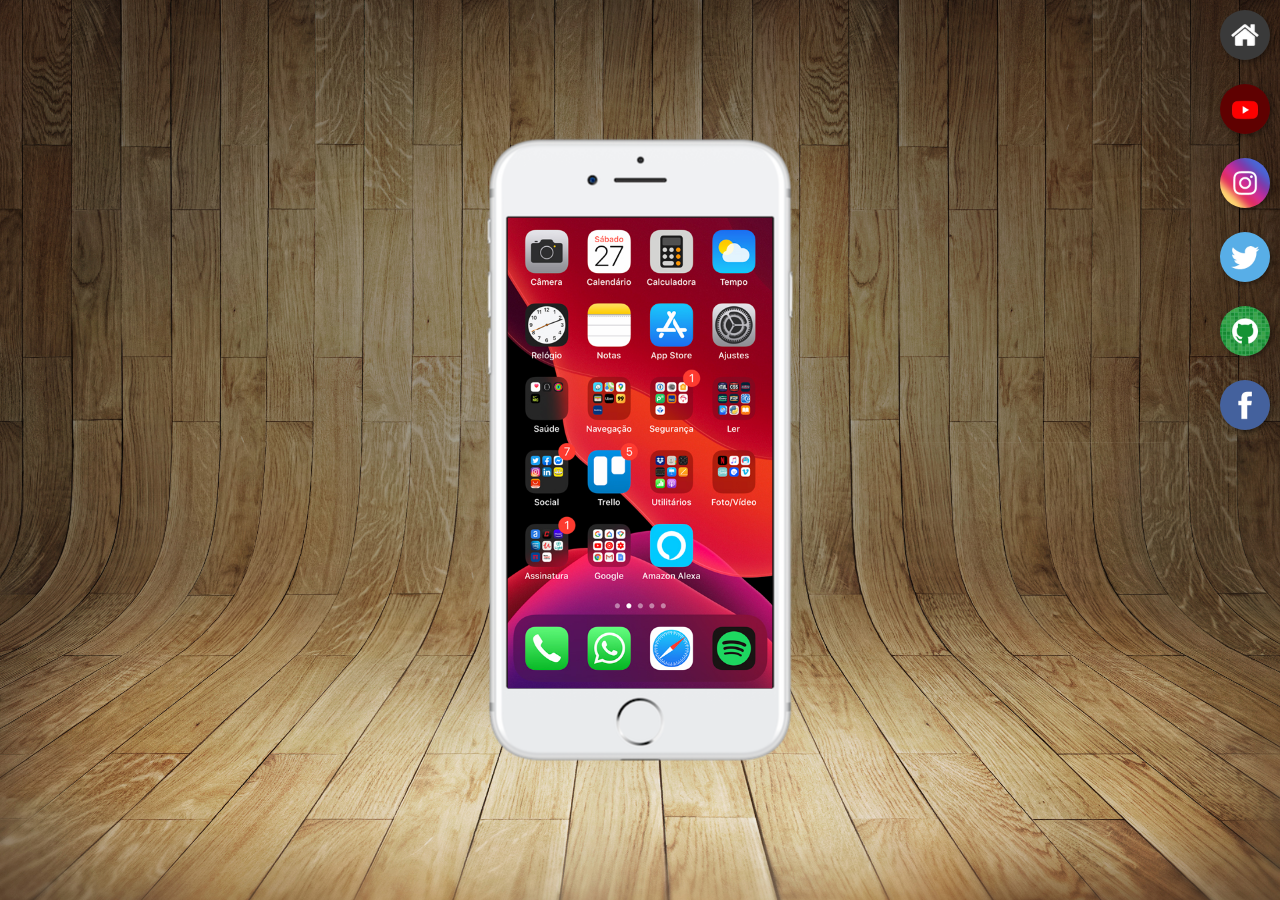
<file: index.html>
<!DOCTYPE html>
<html lang="pt-br">
<head>
    <meta charset="UTF-8">
    <meta name="viewport" content="width=device-width, initial-scale=1.0">
    <title>Projeto Redes Sociais</title>
    <link rel="shortcut icon" href="favicon.ico" type="image/x-icon">  
  <link rel="stylesheet" href="estilos/style.css">
  </head>
<body>
    <main>
        <section id="telefone">
            <iframe src="home.html" name="tela" id="tela" frameborder="0">
                Seu navegador não é compatível com isso...
            </iframe>
        </section>
        <section id="redes-sociais">
            <a href="home.html" target="tela"><img src="imagens/logo-home.jpg" alt="Home"></a><br>
            <a href="youtube.html" target="tela"><img src="imagens/logo-youtube.jpg" alt="YouTube"></a><br>
            <a href="instagram.html" target="tela"><img src="imagens/logo-instagram.jpg" alt="Instagram"></a><br>
            <a href="twiter.html" target="tela"><img src="imagens/logo-twitter.jpg" alt="Twitter"></a><br>
            <a href="github.html" target="tela"><img src="imagens/logo-github.jpg" alt="GitHub"></a><br>
            <a href="facebook.html" target="tela"><img src="imagens/logo-facebook.jpg" alt="Facebook"></a>

        </section>
    </main>
</body>
</html>
</file>
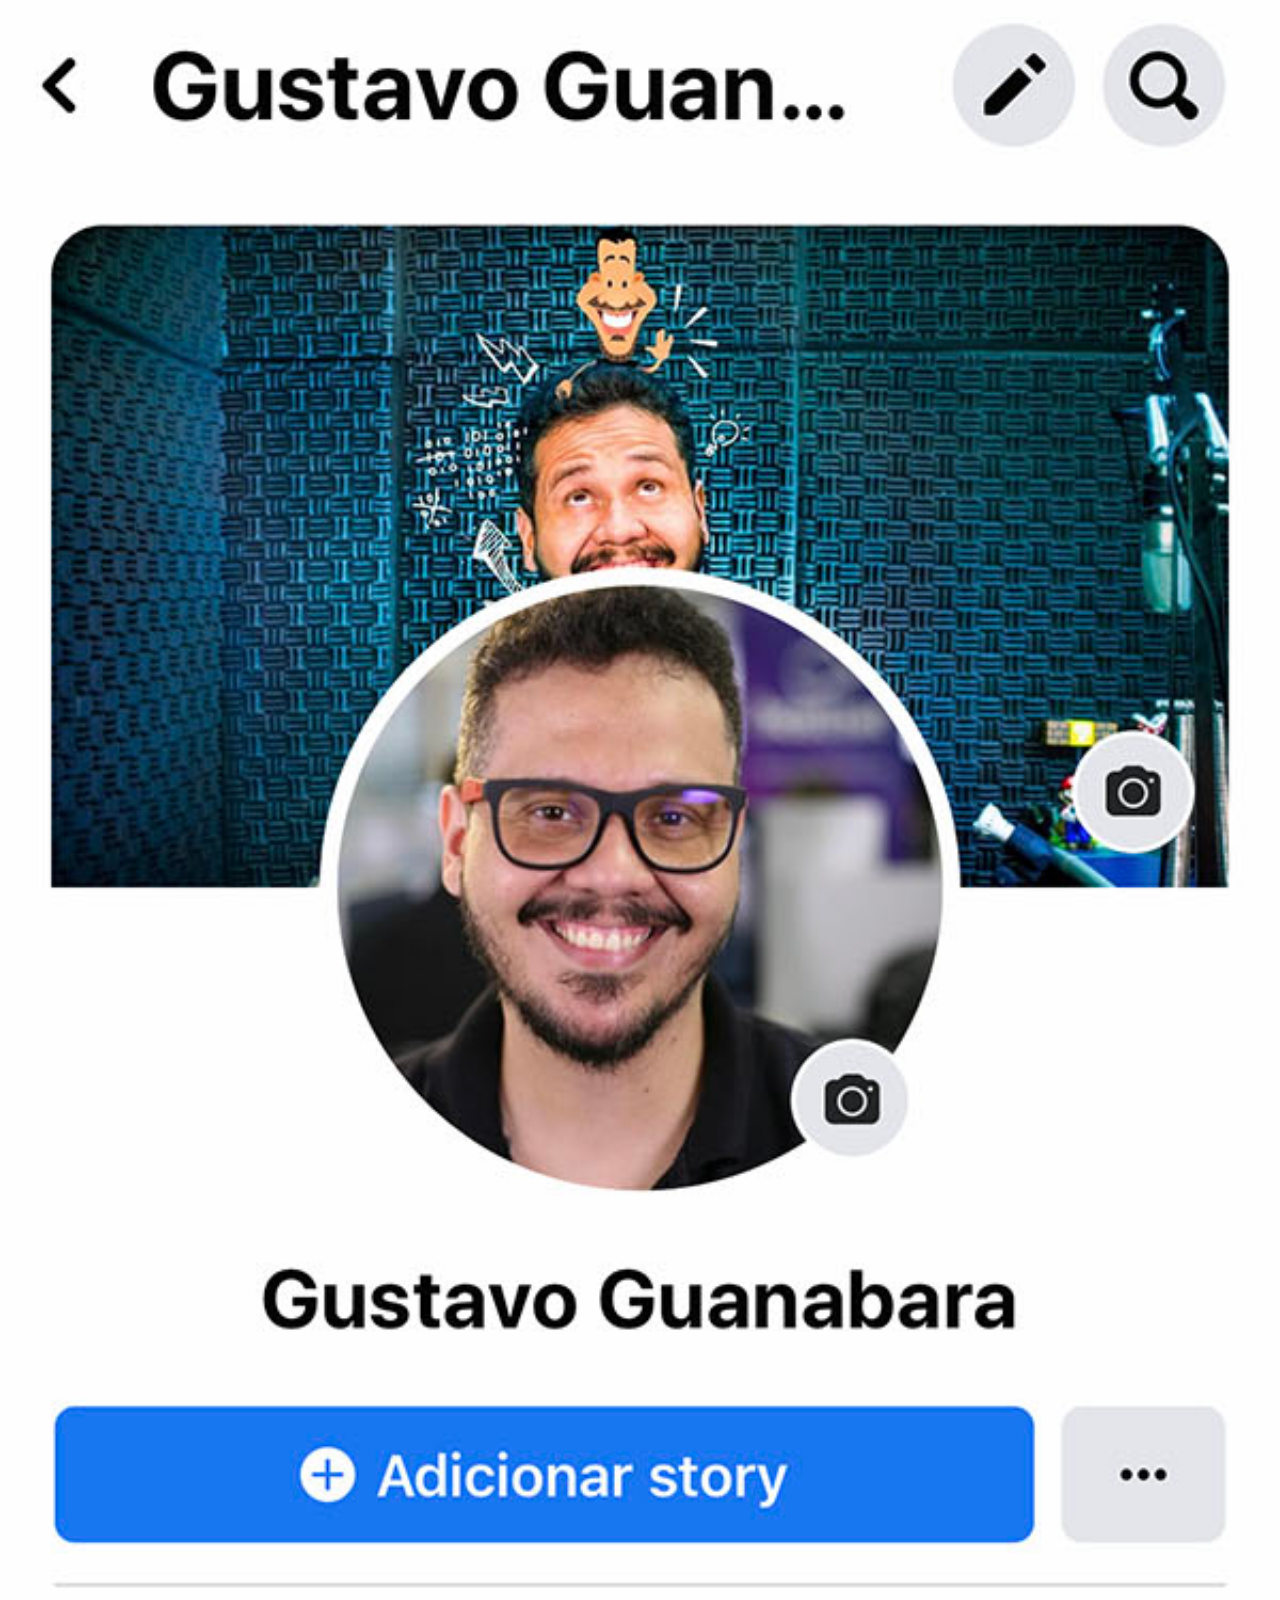
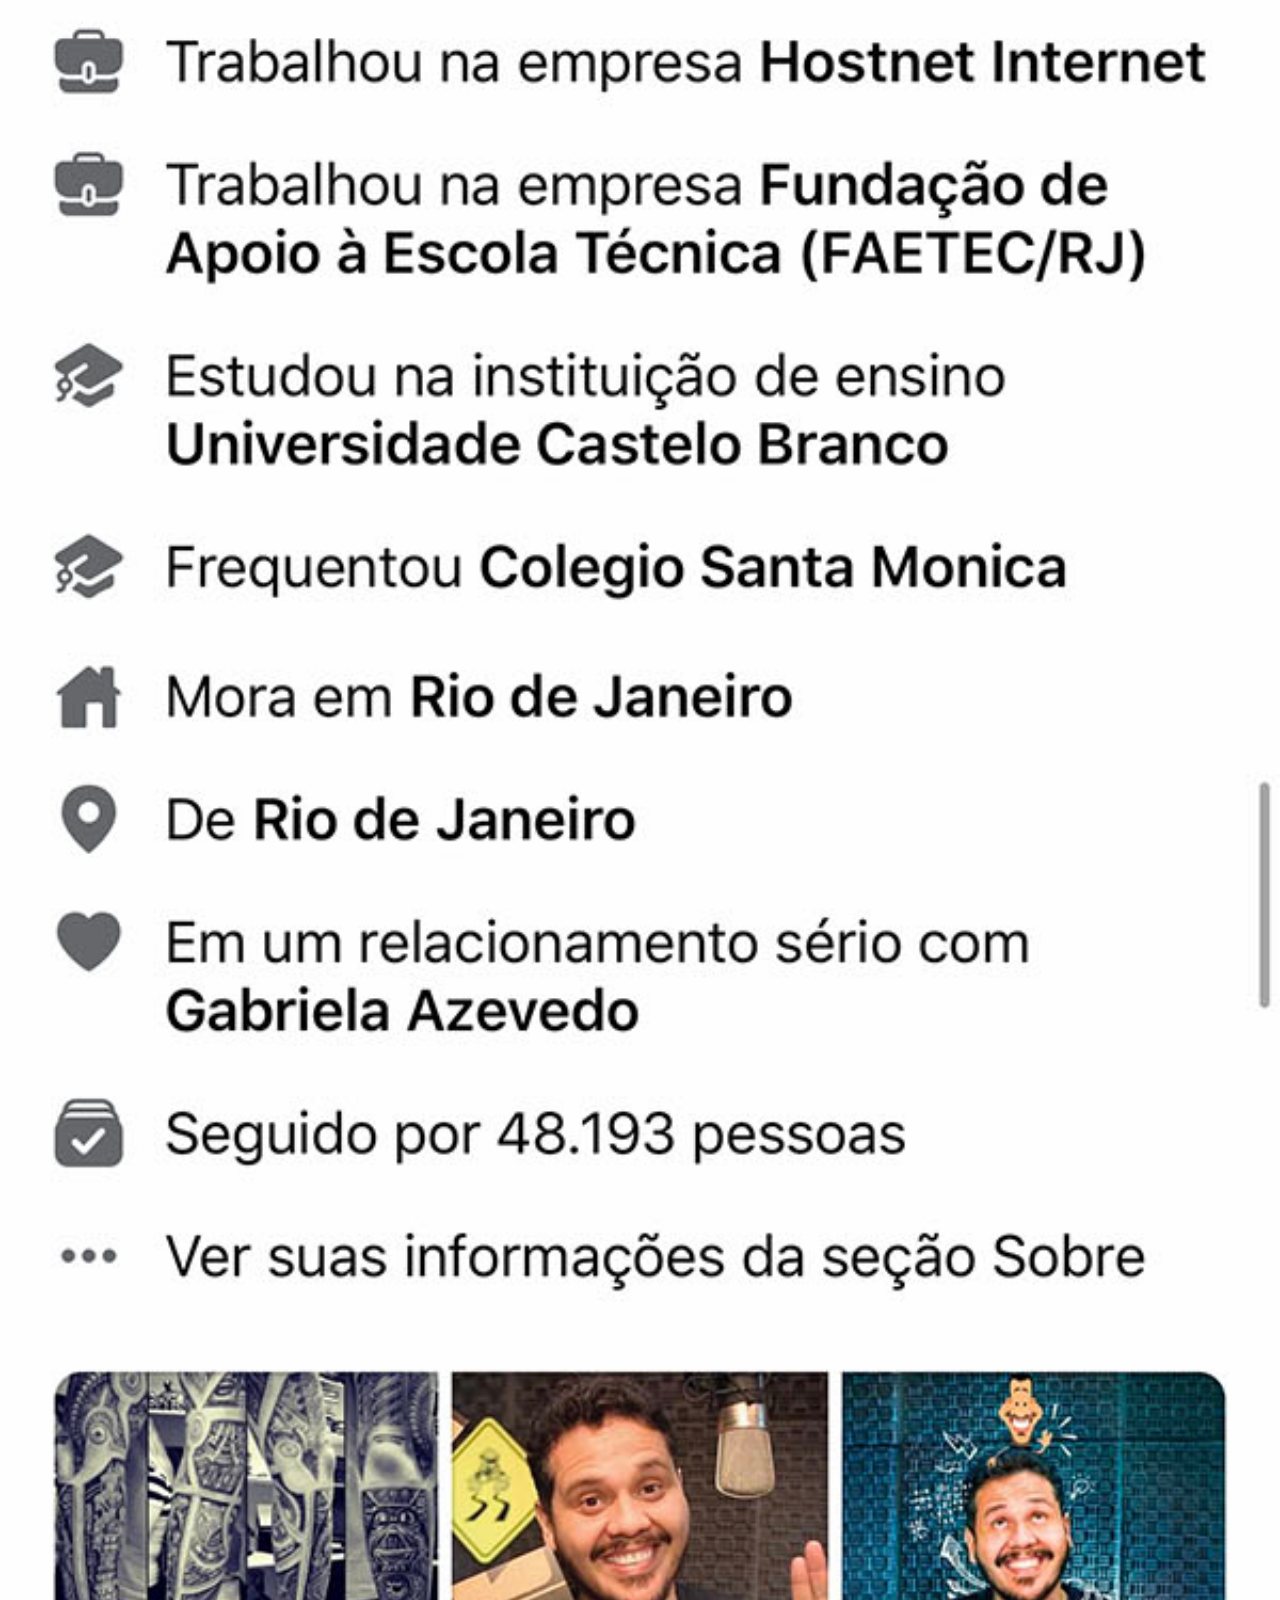
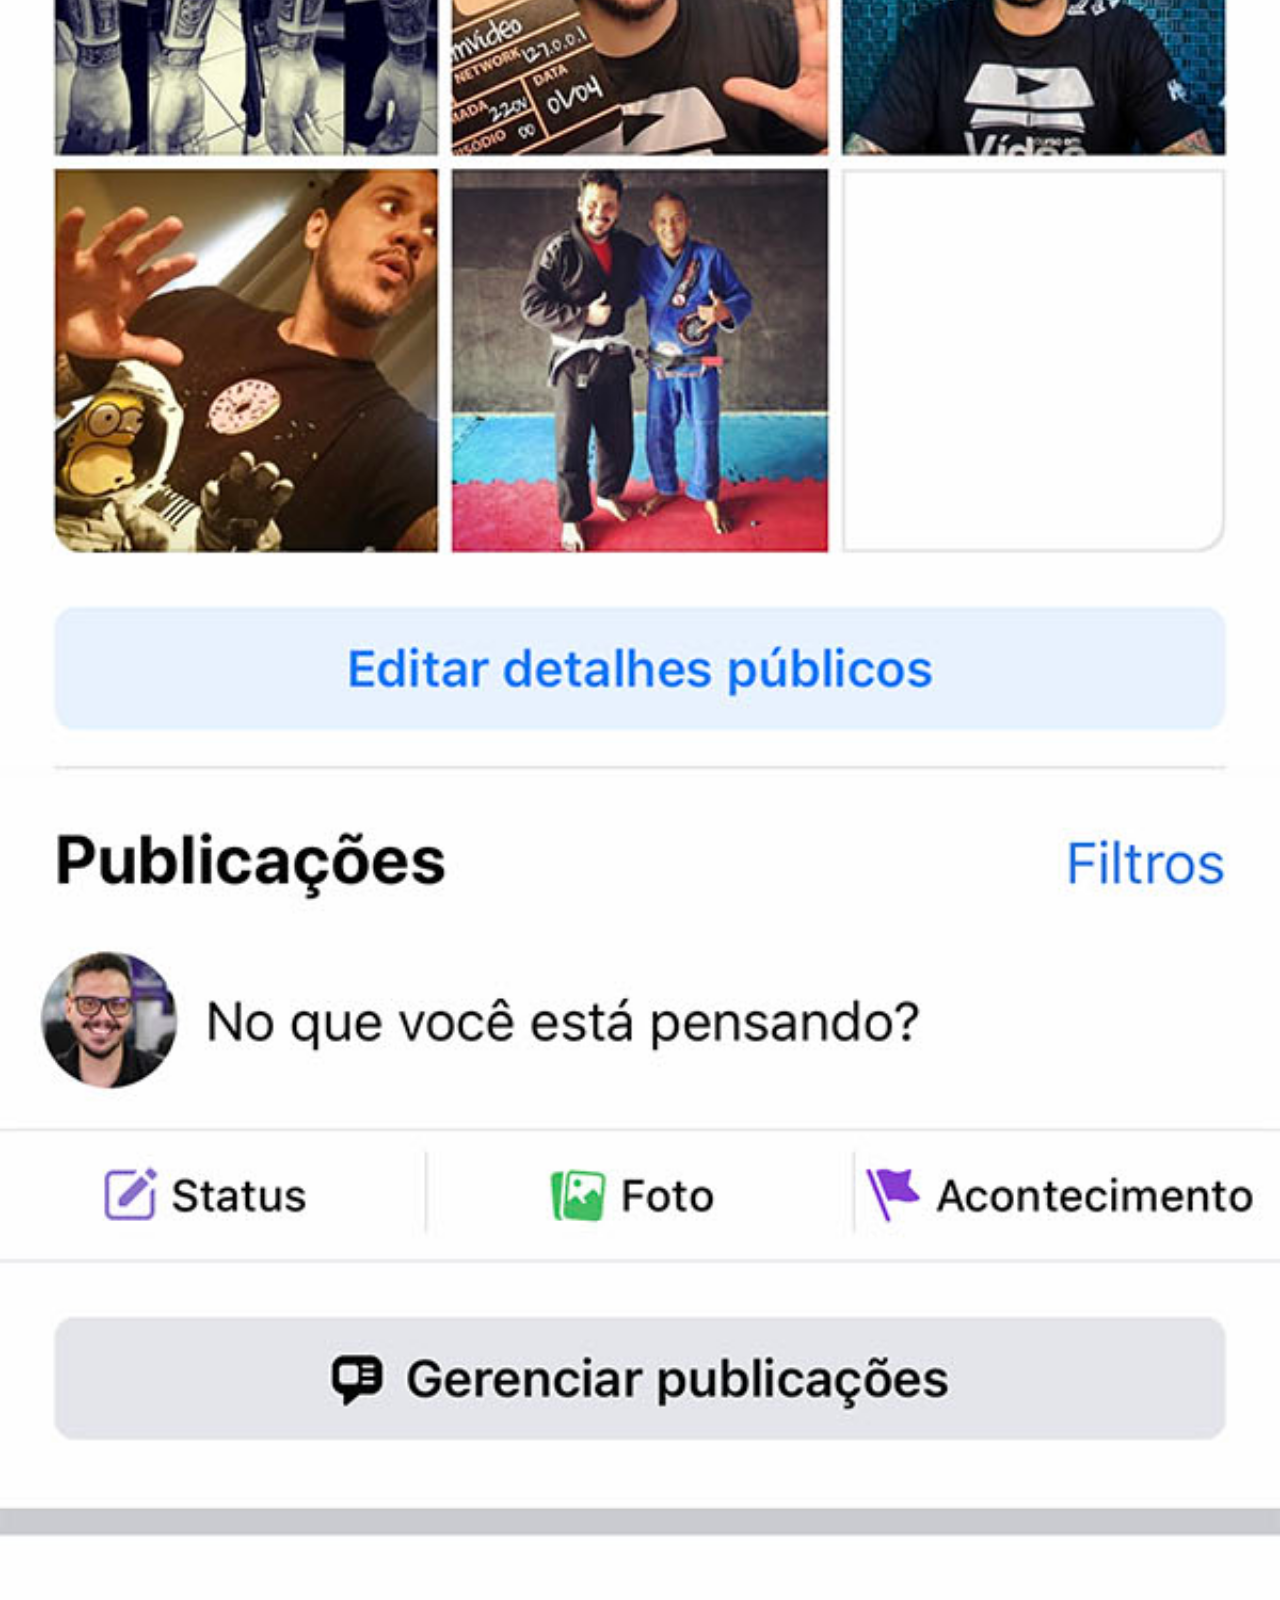
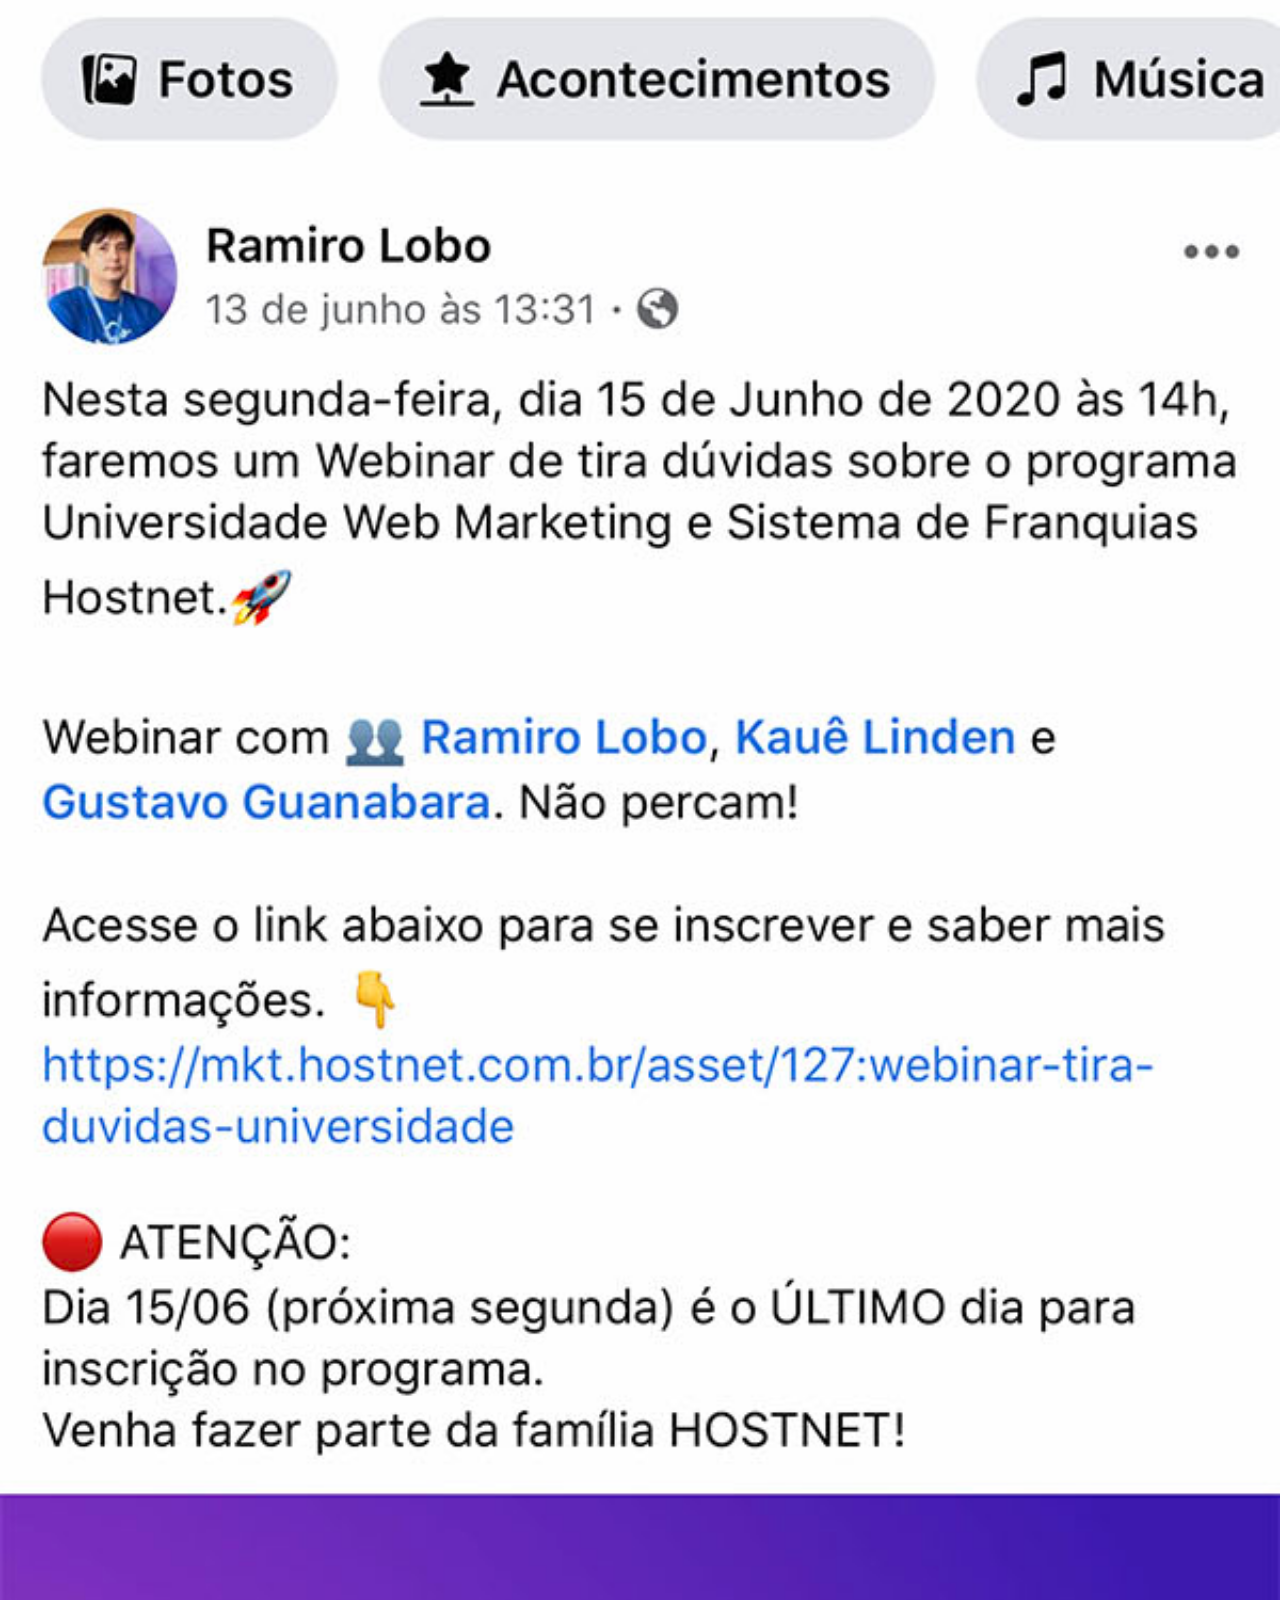
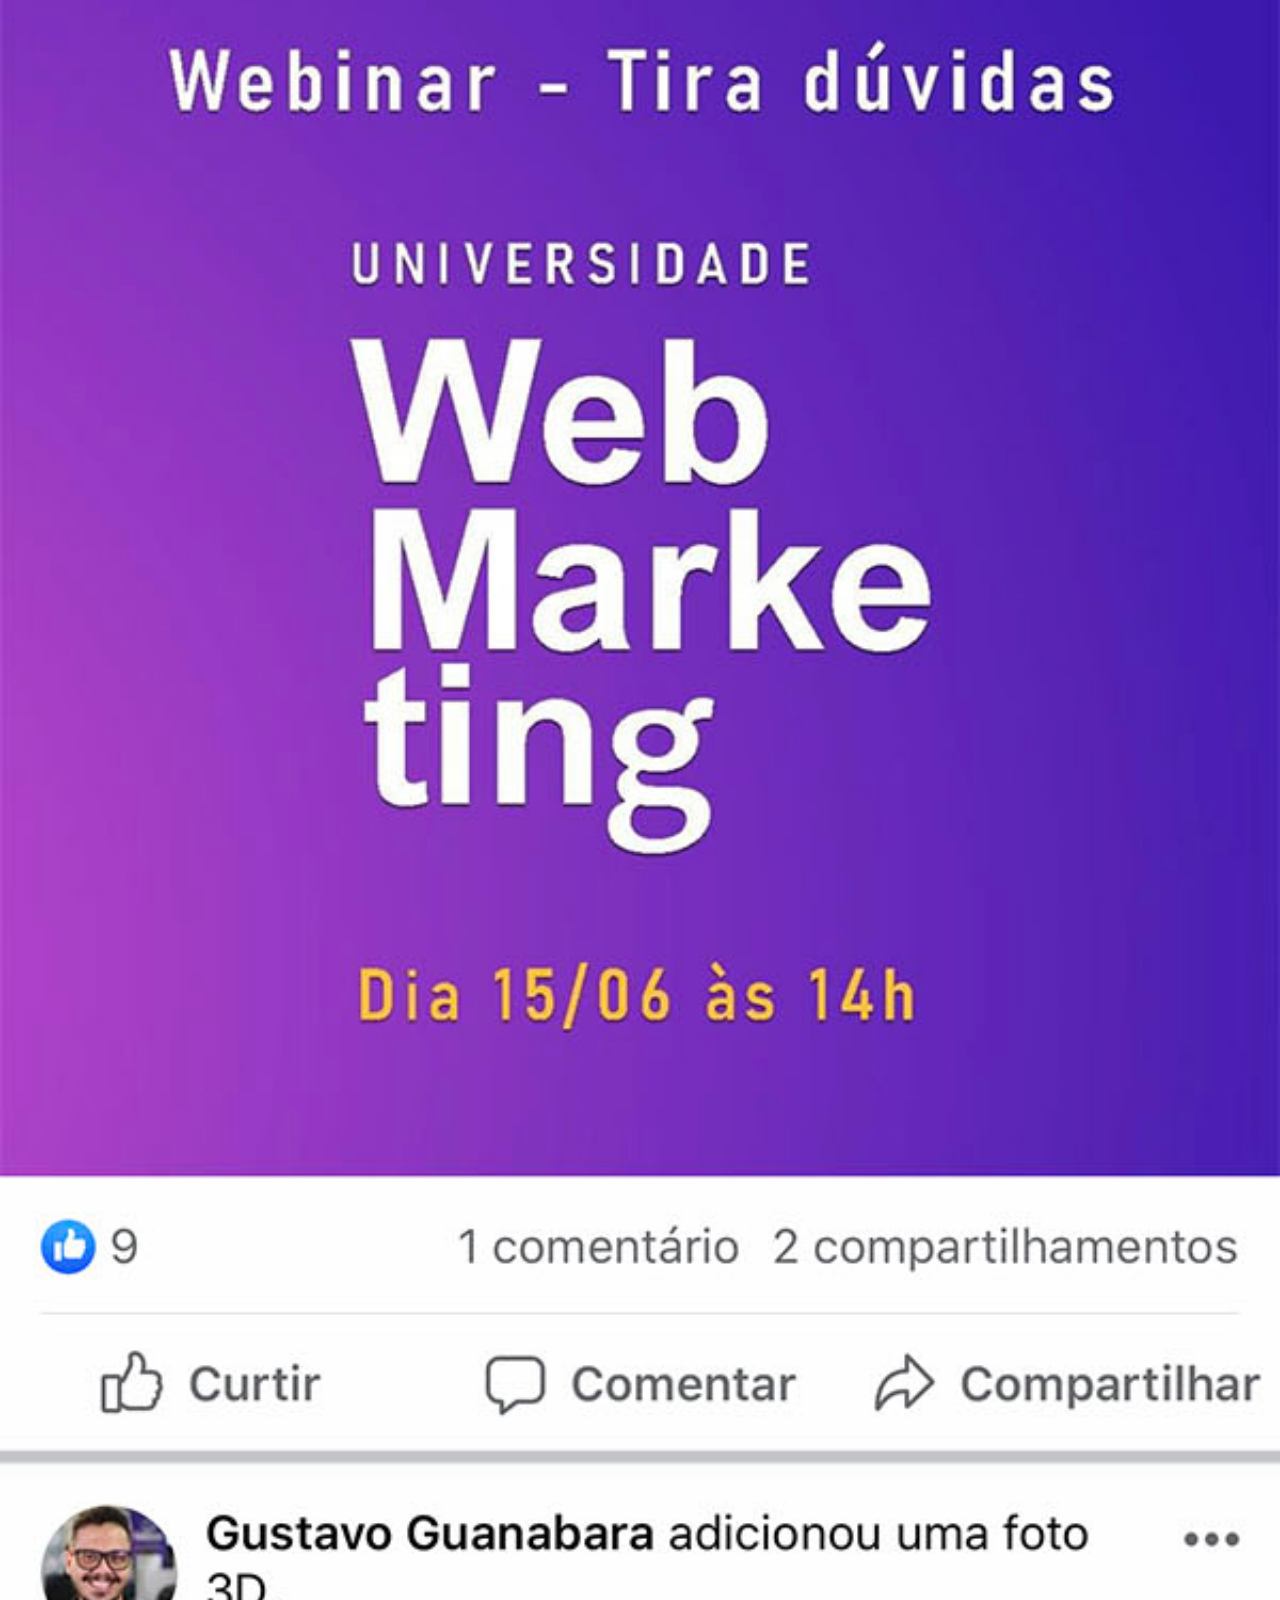
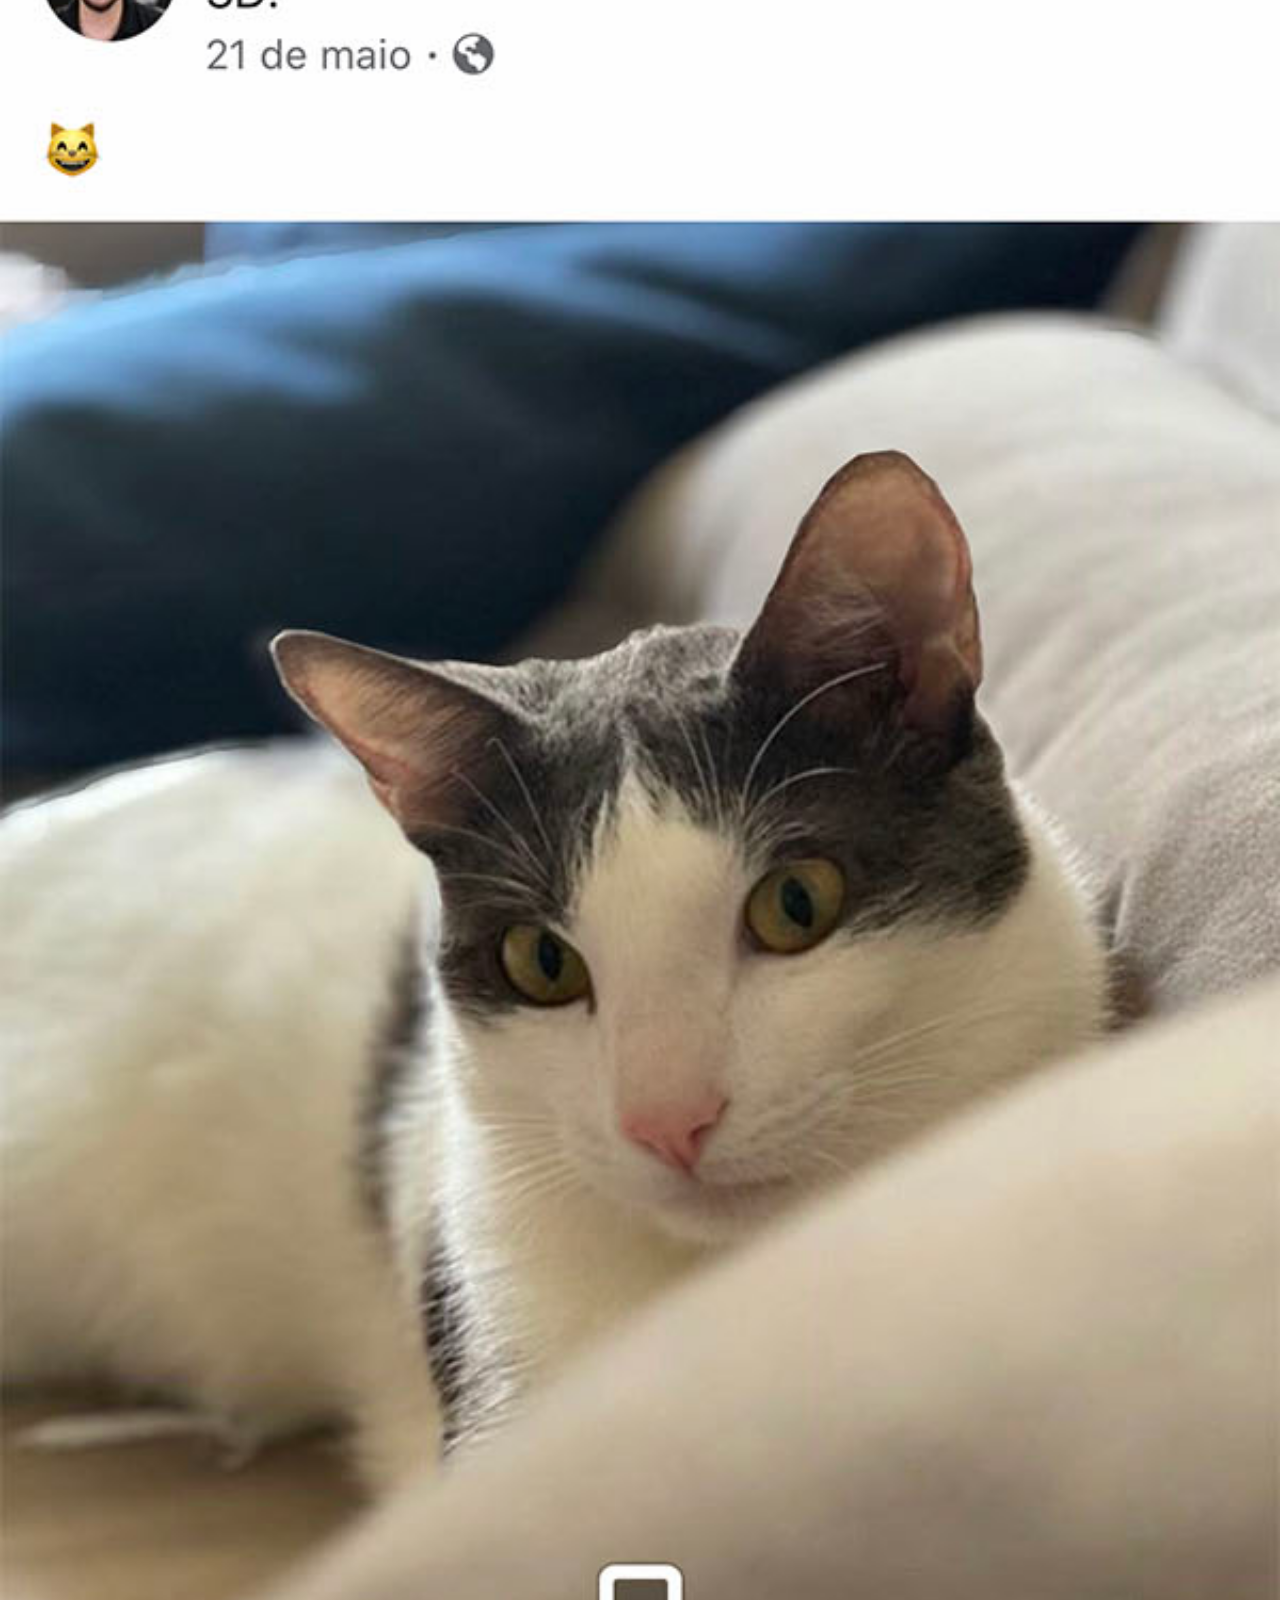
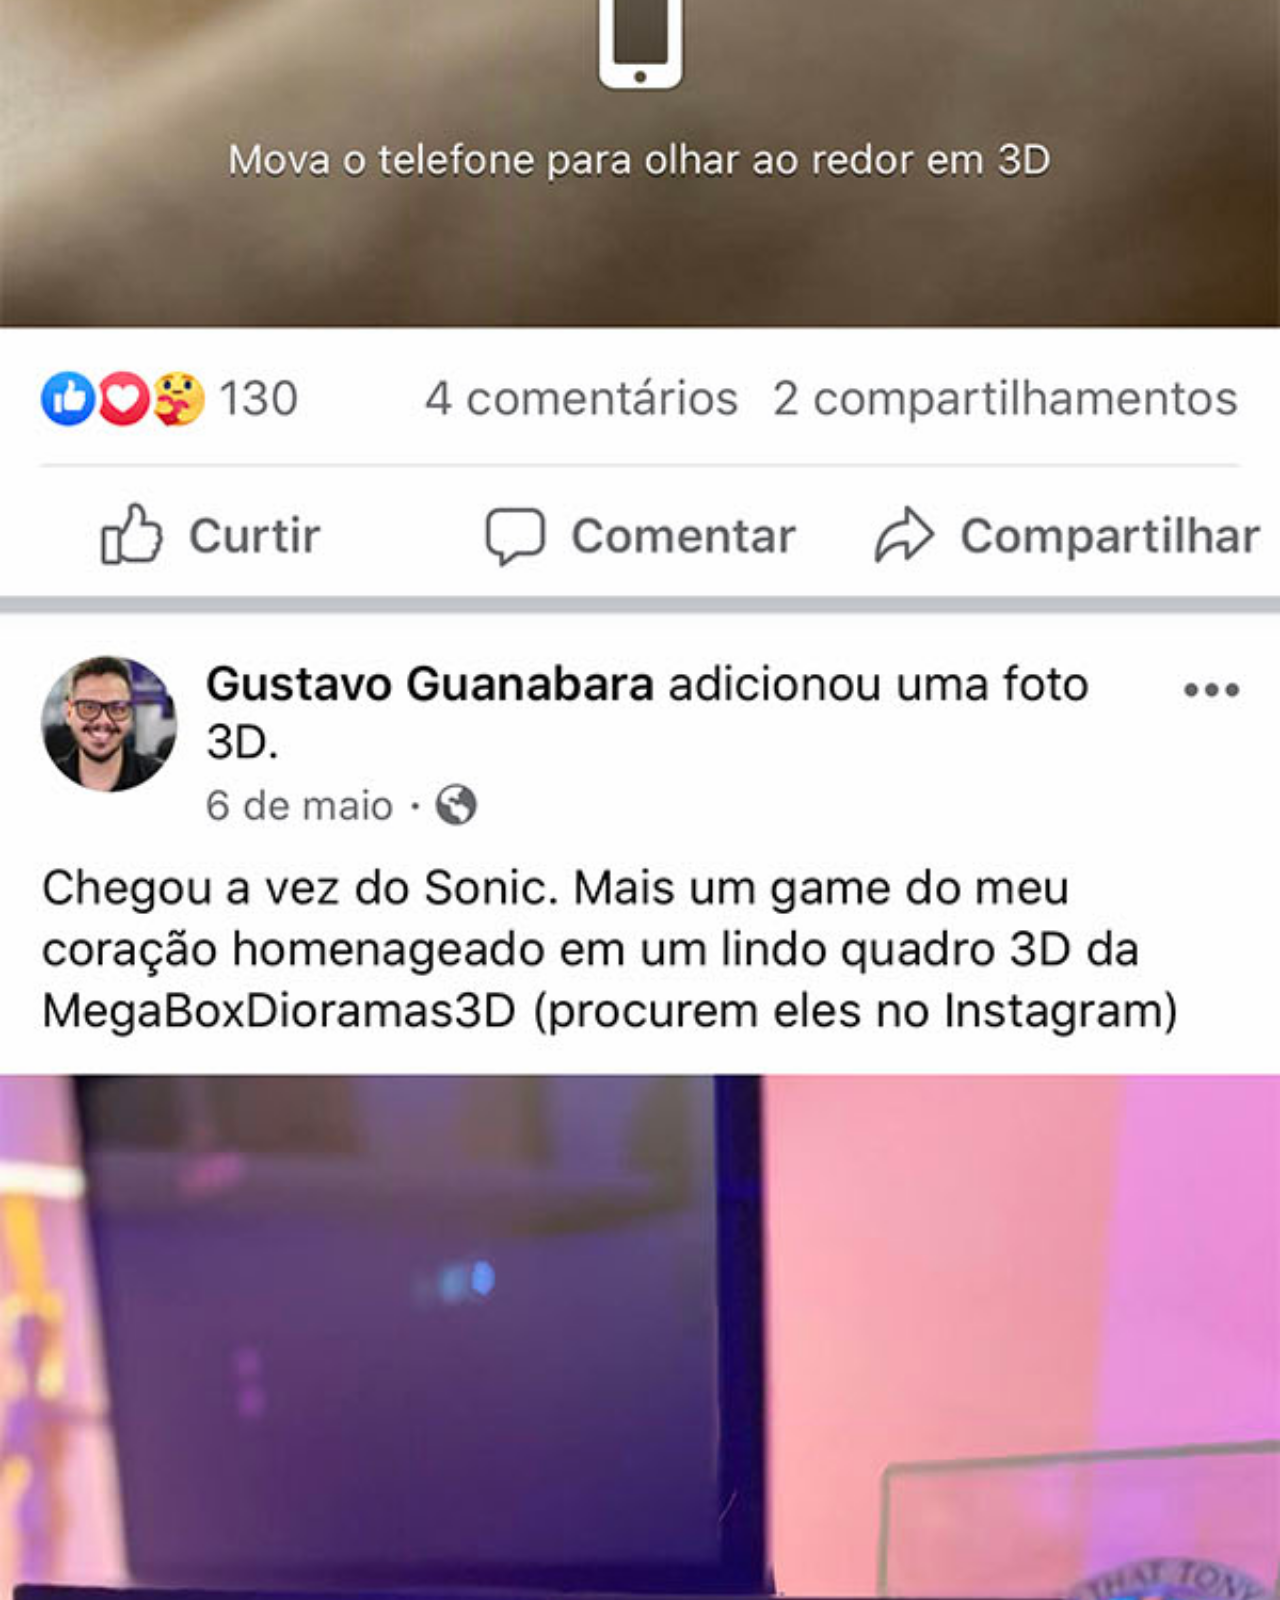
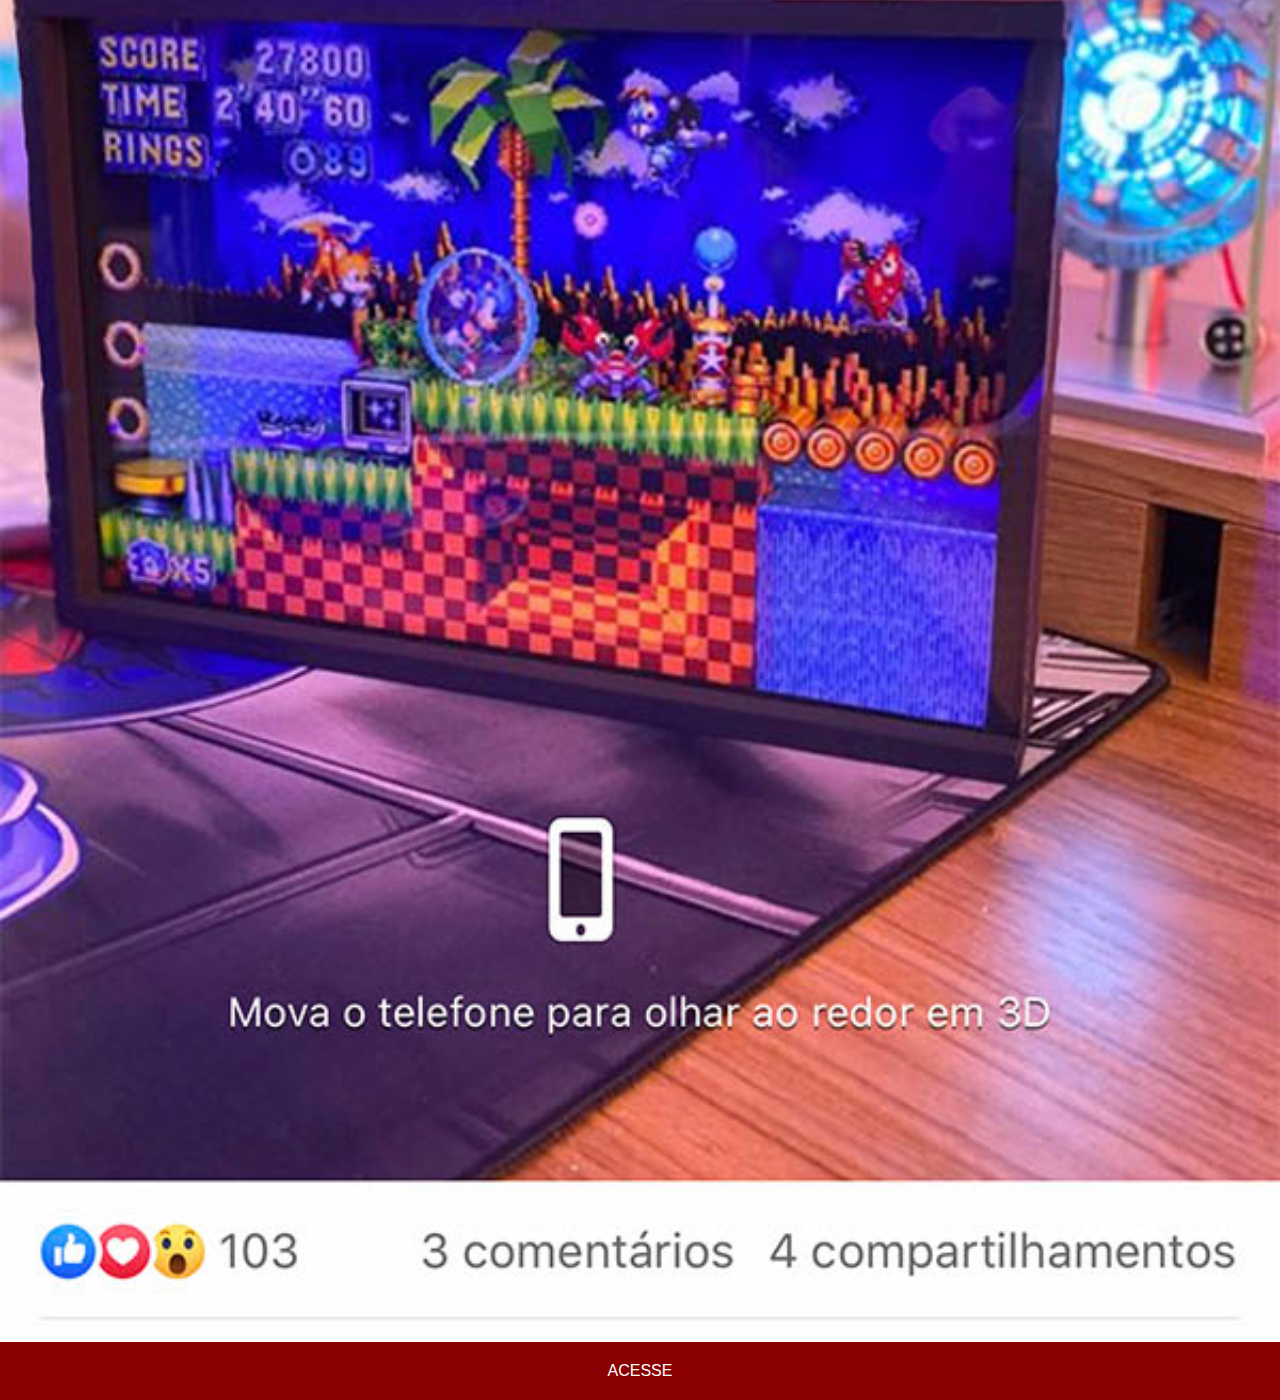
<file: facebook.html>
<!DOCTYPE html>
<html lang="pt-br">
<head>
    <meta charset="UTF-8">
    <meta name="viewport" content="width=device-width, initial-scale=1.0">
    <title>Facebook</title>
    <link rel="stylesheet" href="estilos/social.css">
</head>
<body>
    <img src="imagens/tela-facebook.jpg" alt="Facebook">
    <a href="https://facebook.com/gustavoguanabara" target="_blank">ACESSE</a>
</body>
</html>
</file>
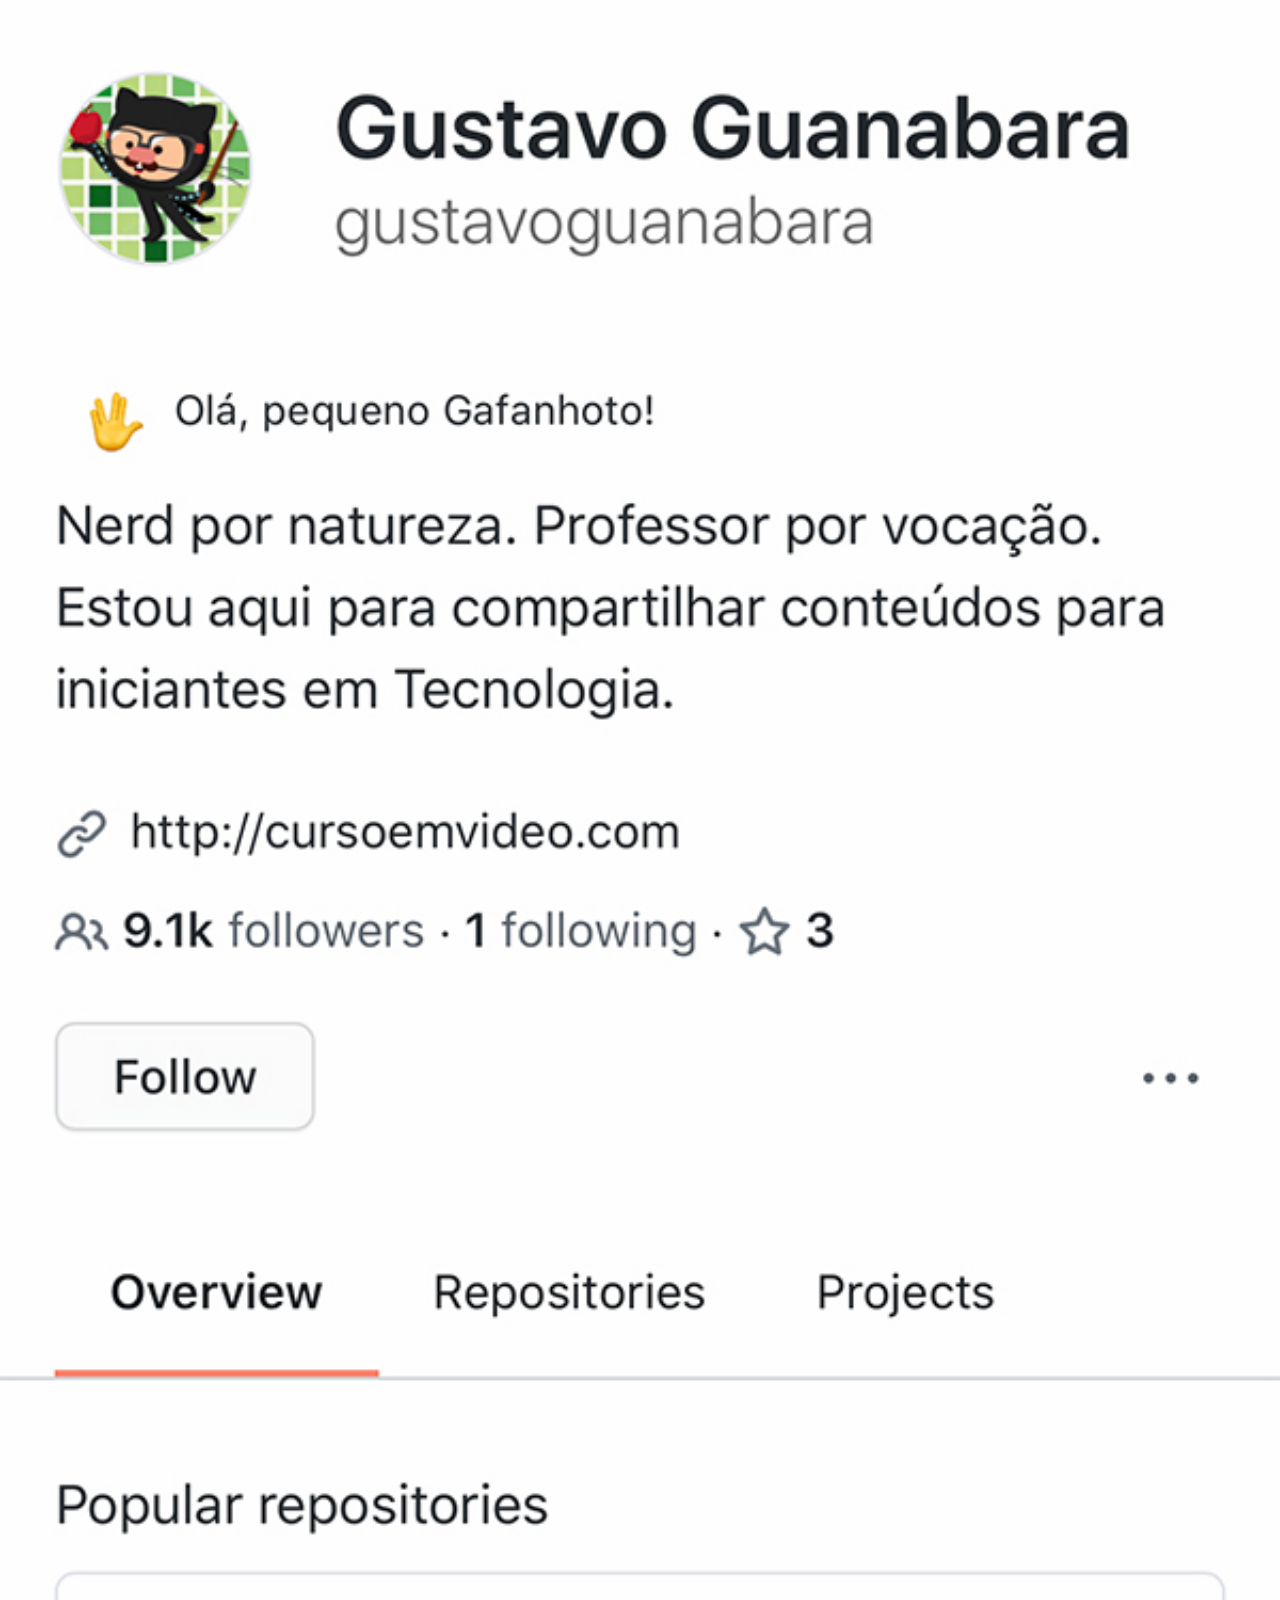
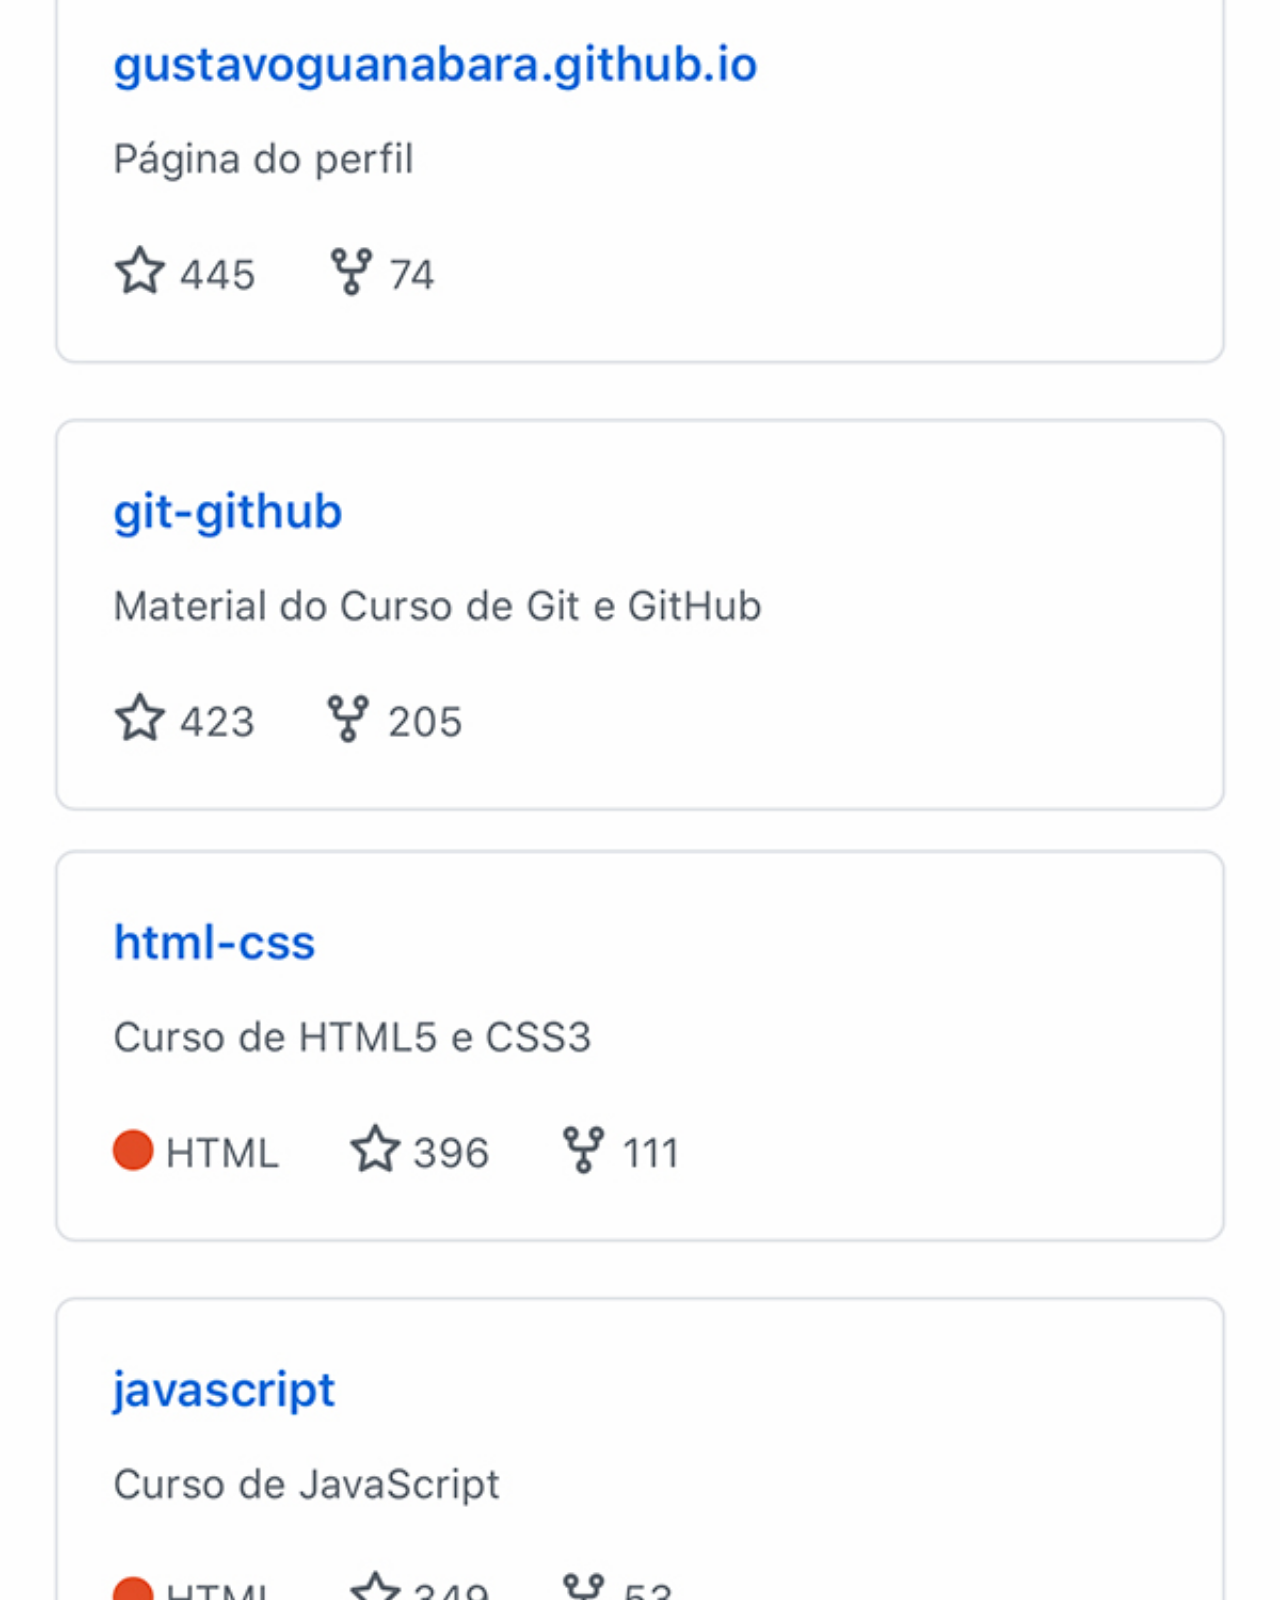
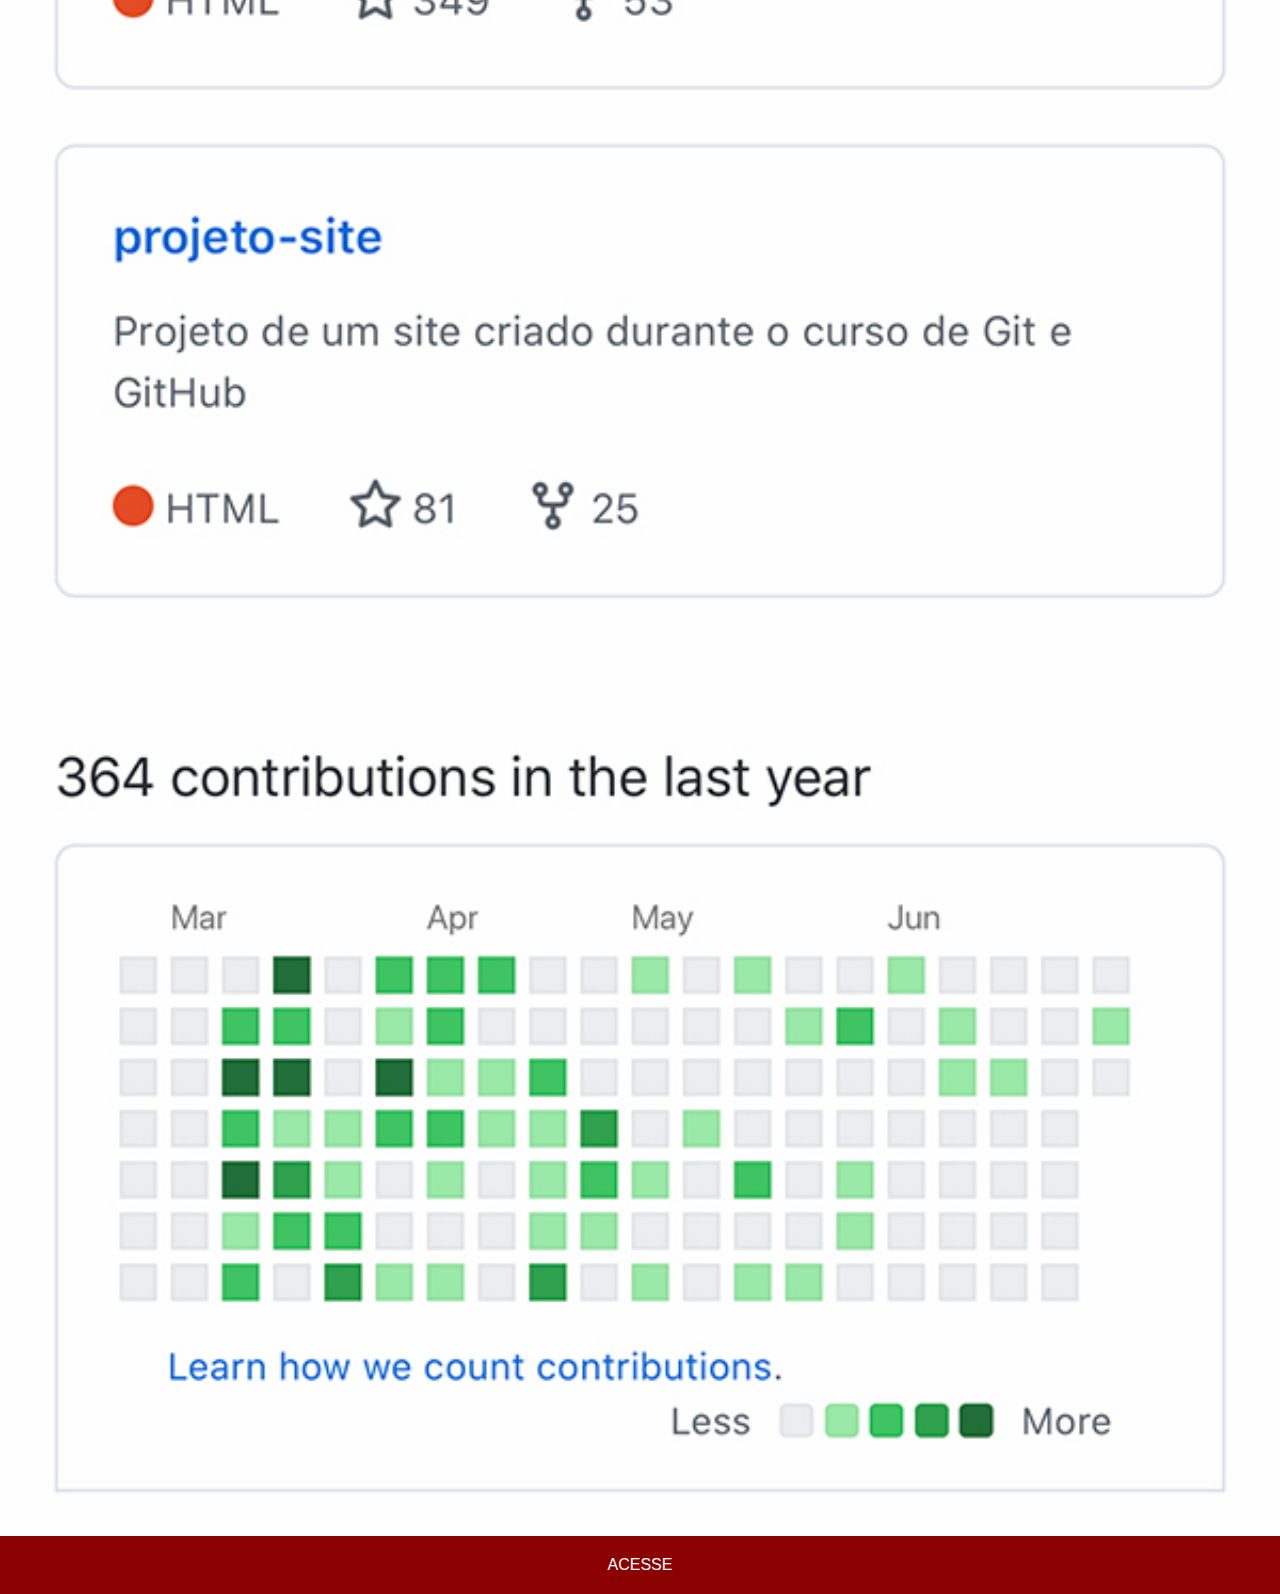
<file: github.html>
<!DOCTYPE html>
<html lang="pt-br">
<head>
    <meta charset="UTF-8">
    <meta name="viewport" content="width=device-width, initial-scale=1.0">
    <title>GitHub</title>
    <link rel="stylesheet" href="estilos/social.css">
</head>
<body>
    <img src="imagens/tela-github.jpg" alt="GitHub">
    <a href="https://github.com/PadawanXXVI" target="_blank">ACESSE</a>
</body>
</html>
</file>
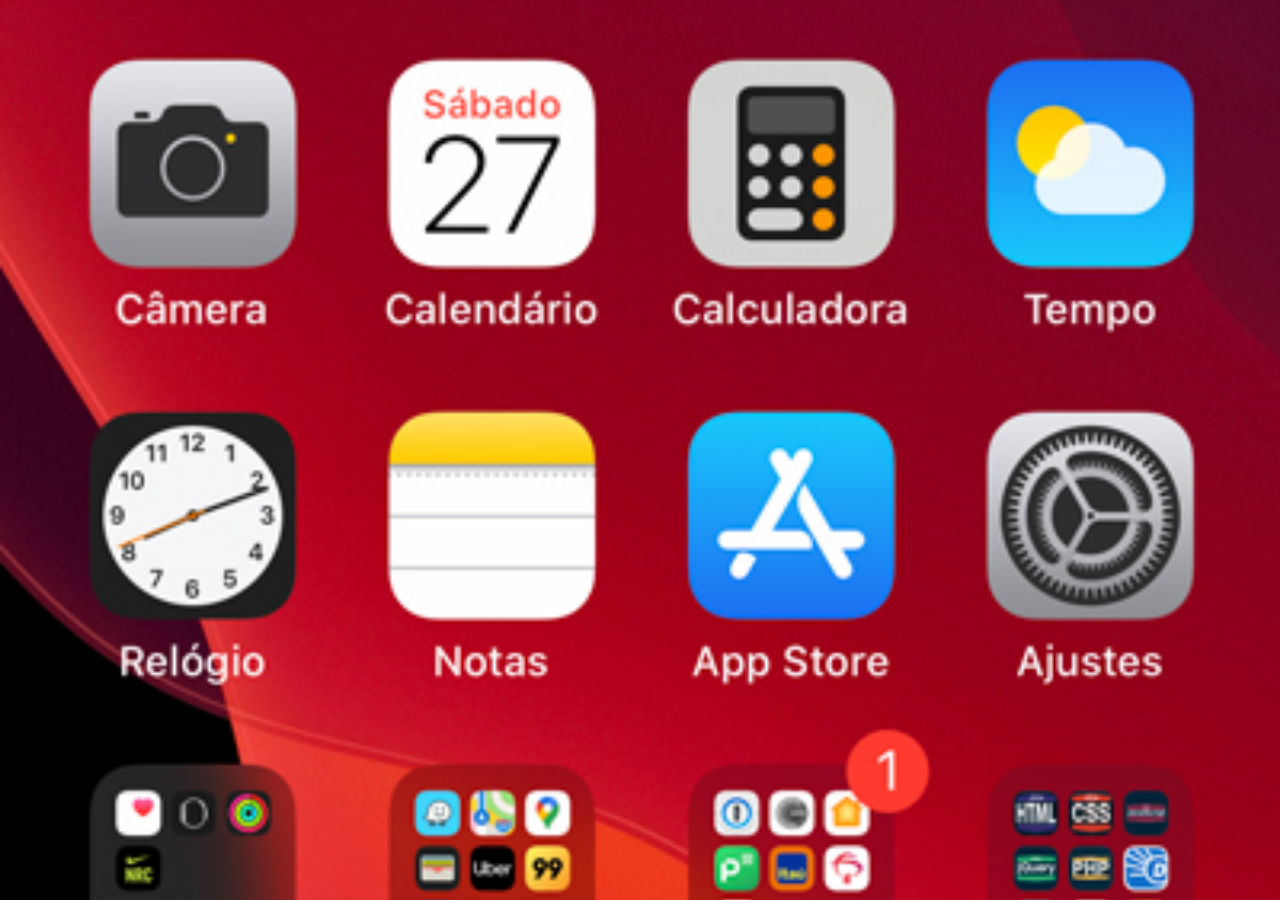
<file: home.html>
<!DOCTYPE html>
<html lang="pt-br">
<head>
    <meta charset="UTF-8">
    <meta name="viewport" content="width=device-width, initial-scale=1.0">
    <title>Document</title>
    <style>
        *{
            margin: 0px;
            padding: 0px;
        }
        body {
            height: 100vh;
            width: 100vw;
            background: black url('imagens/tela-home.jpg') no-repeat top center;
            background-size: cover;
        }
    </style>
</head>
<body>
    
</body>
</html>
</file>
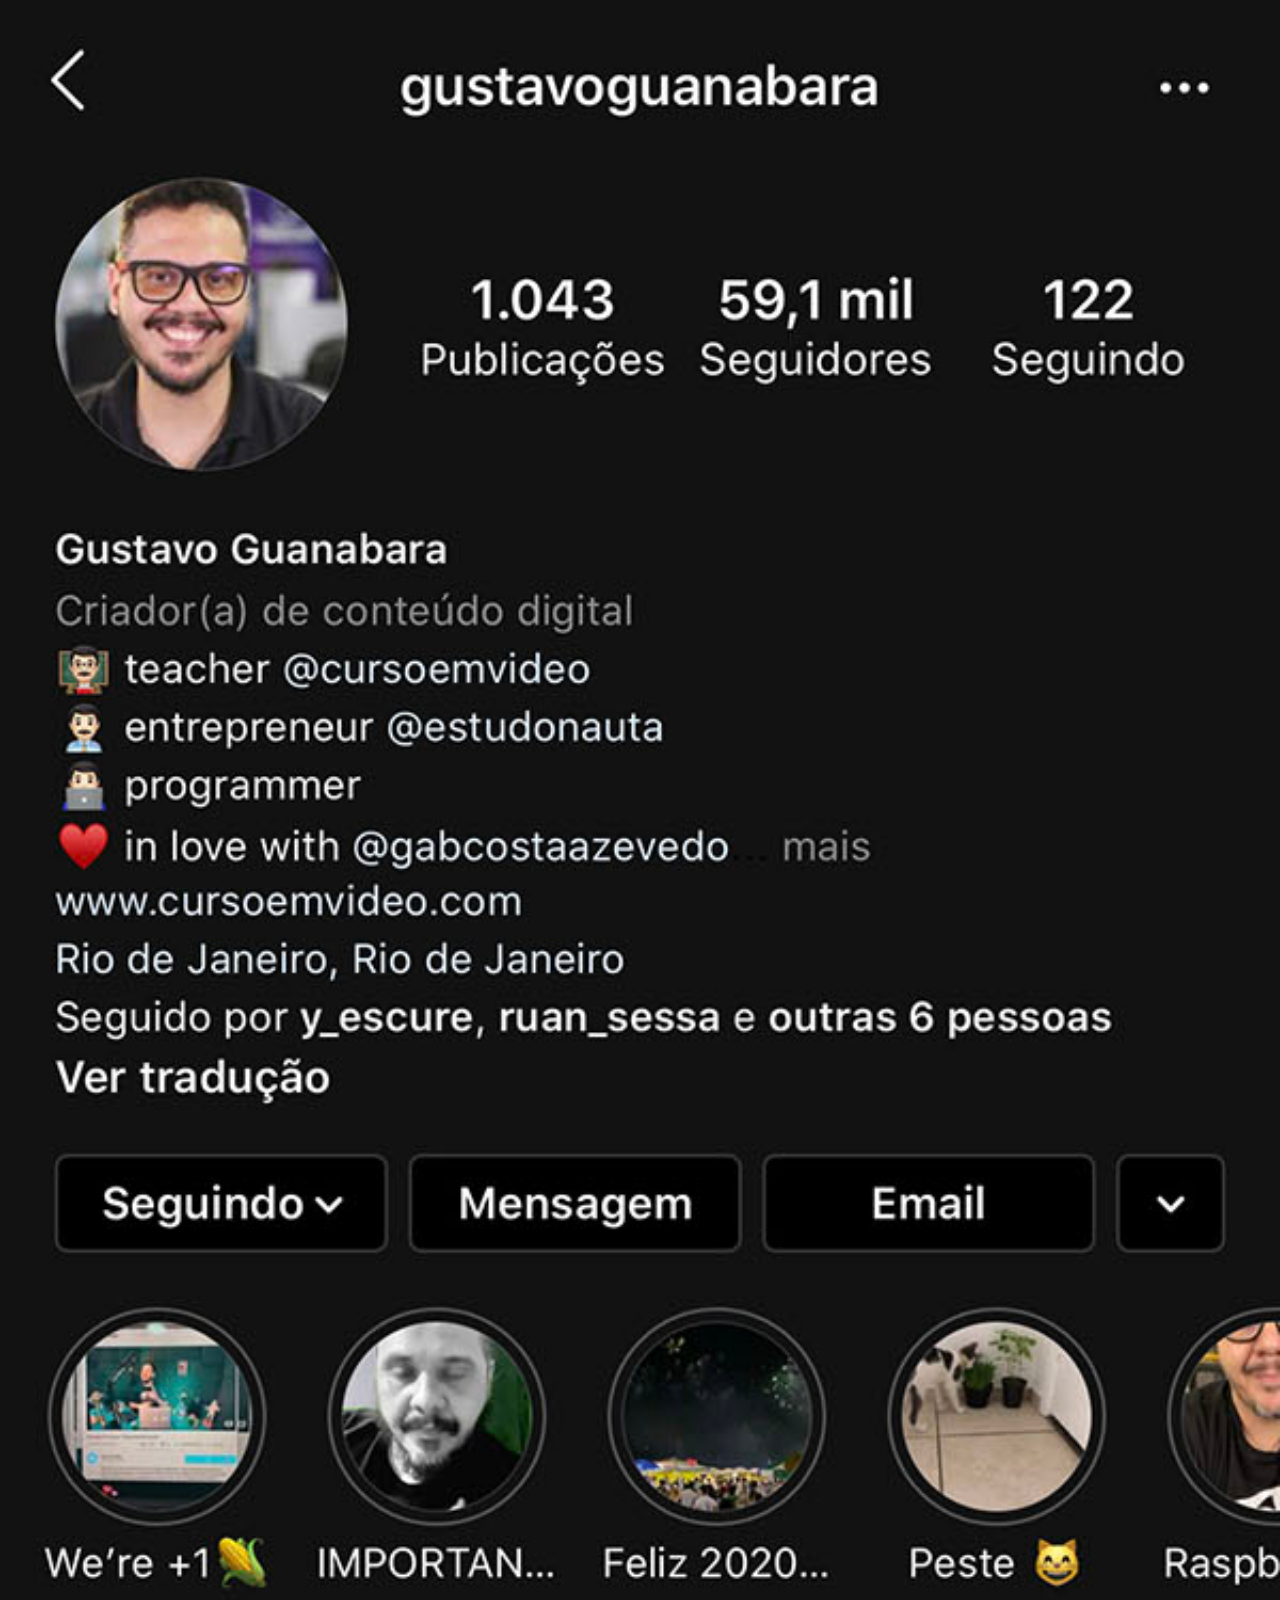
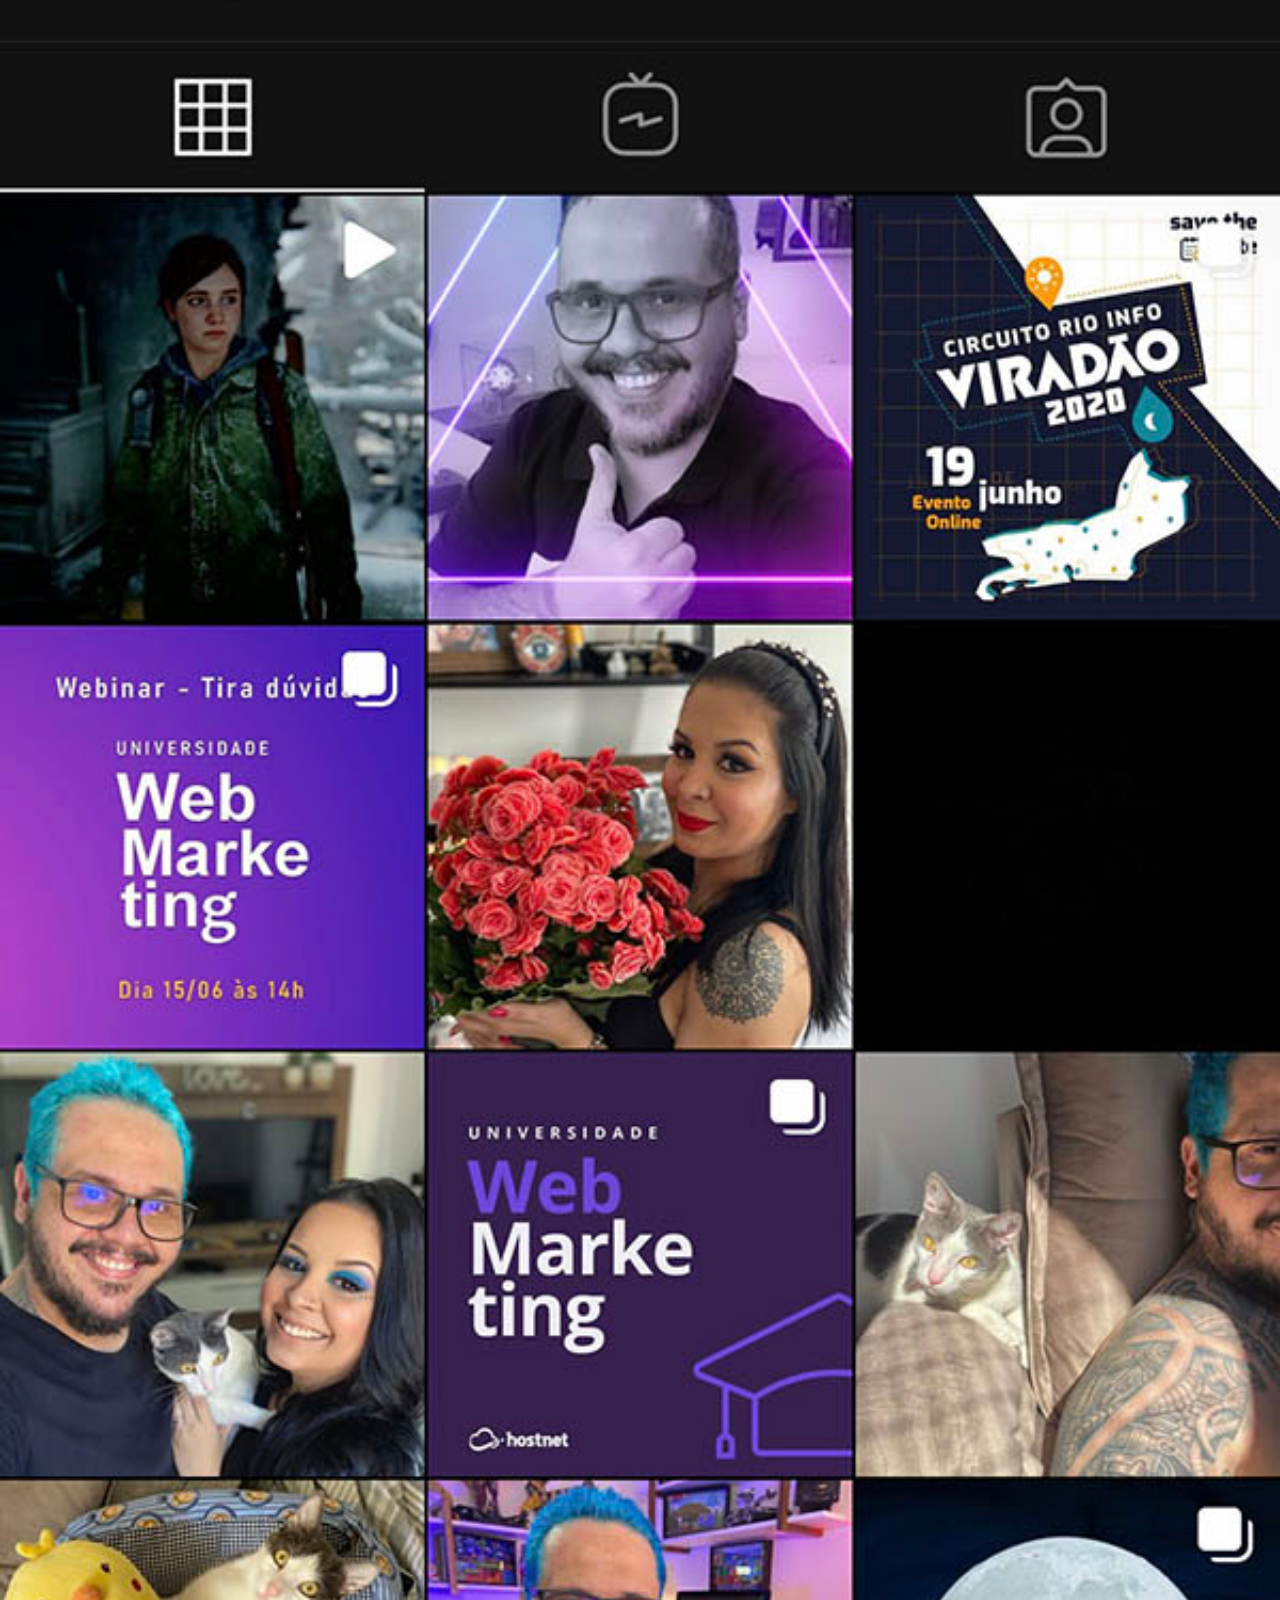
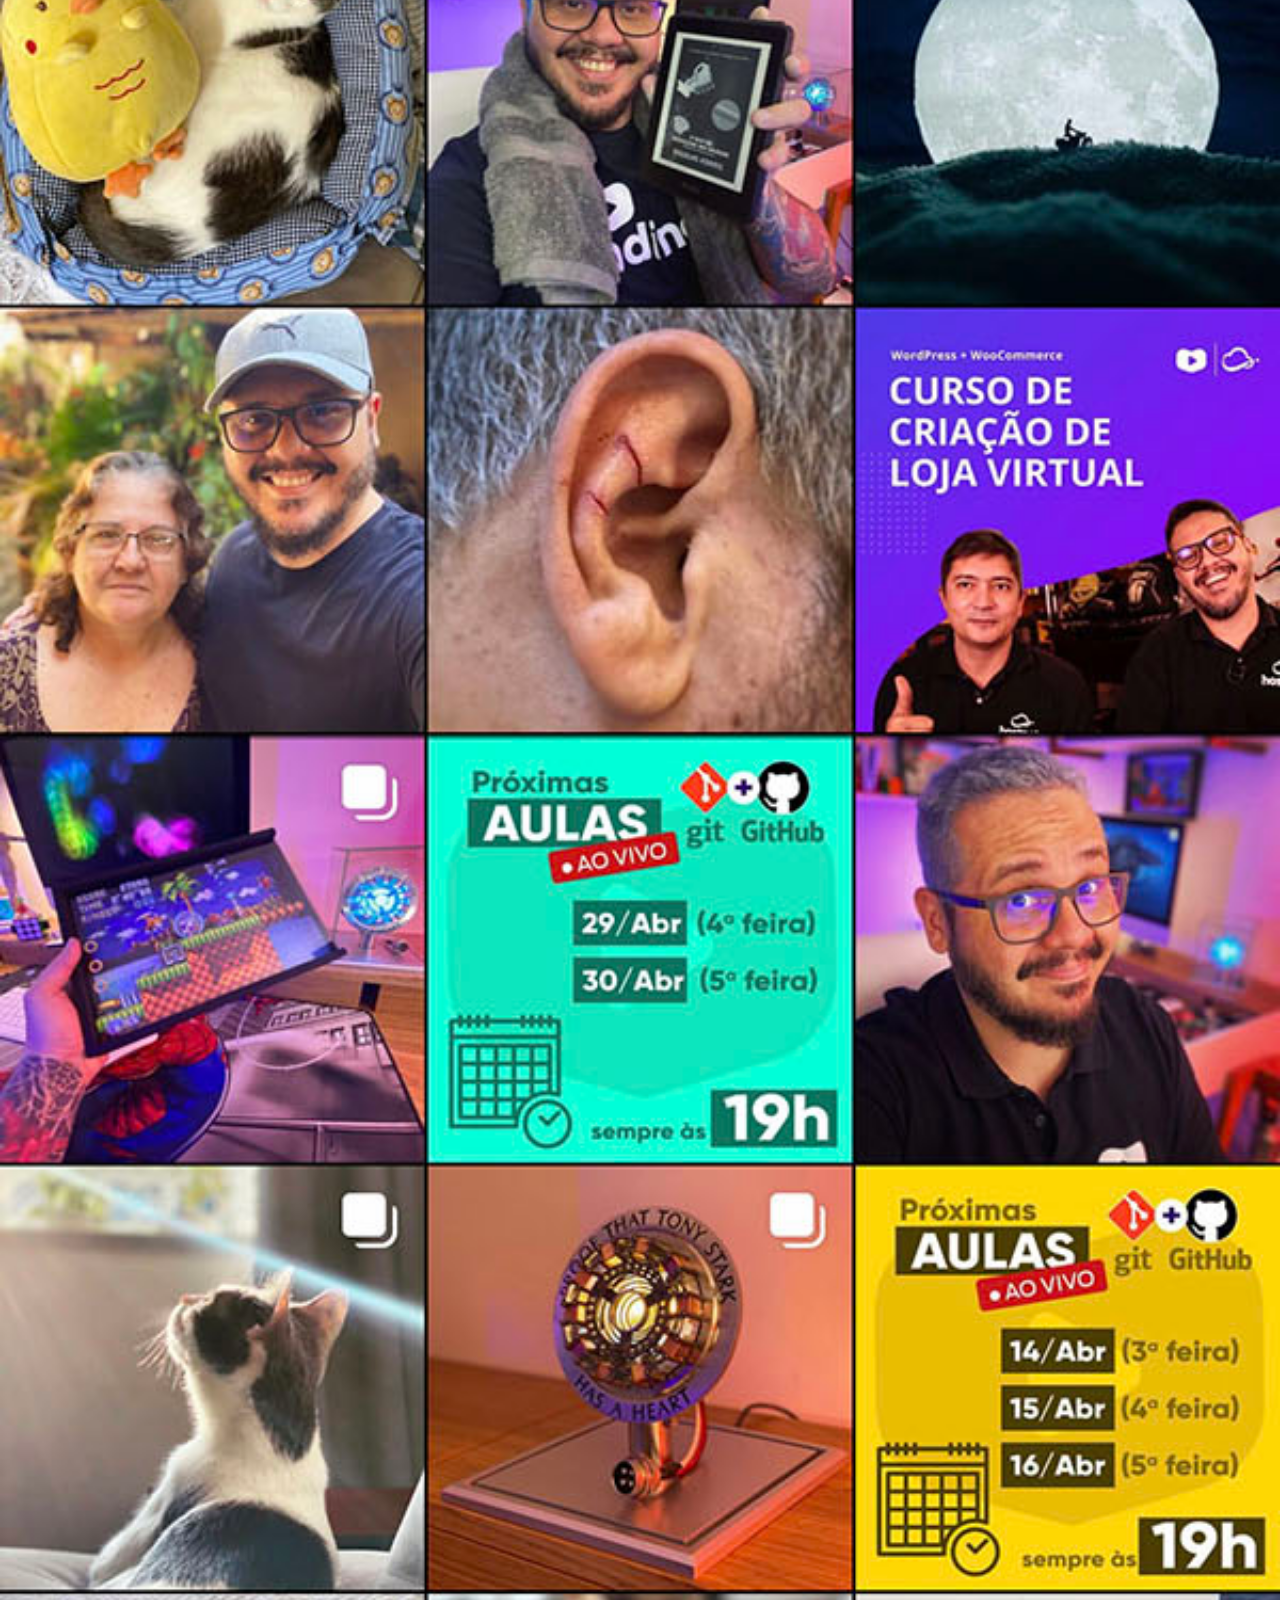
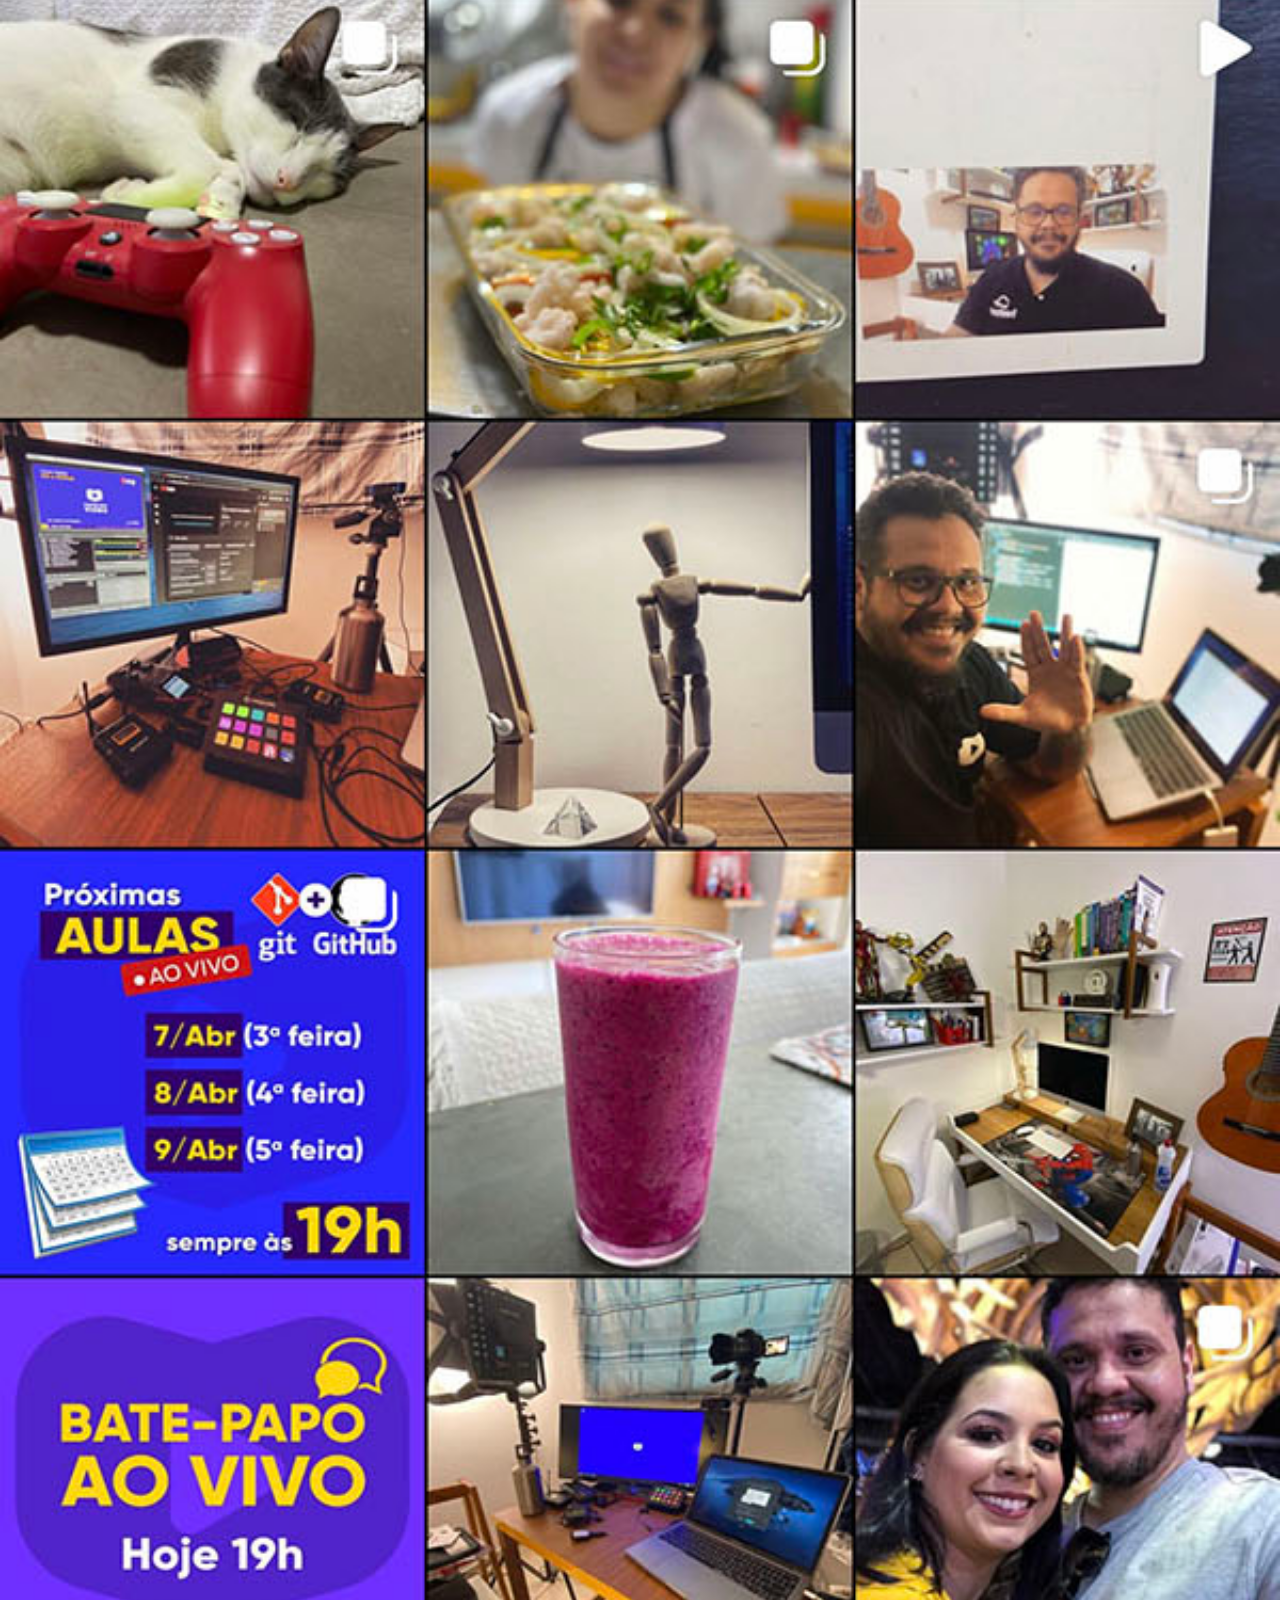
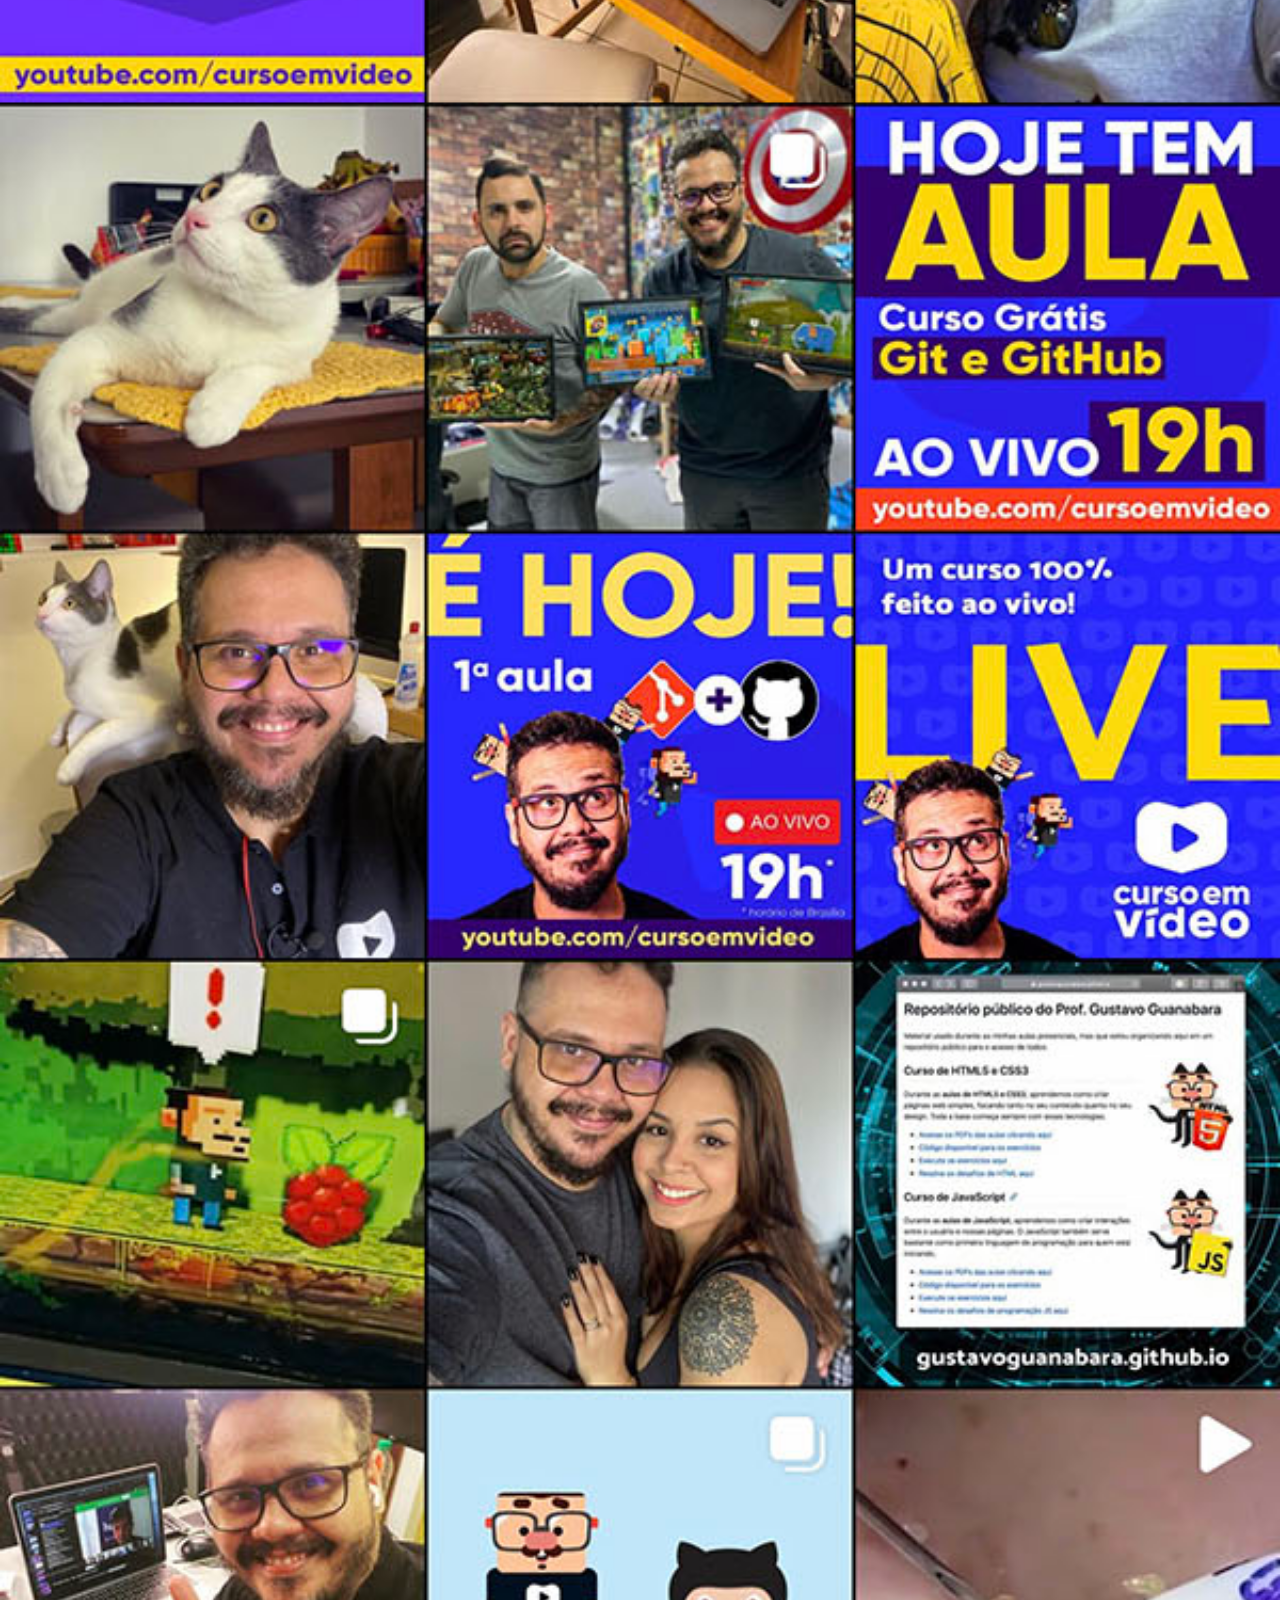
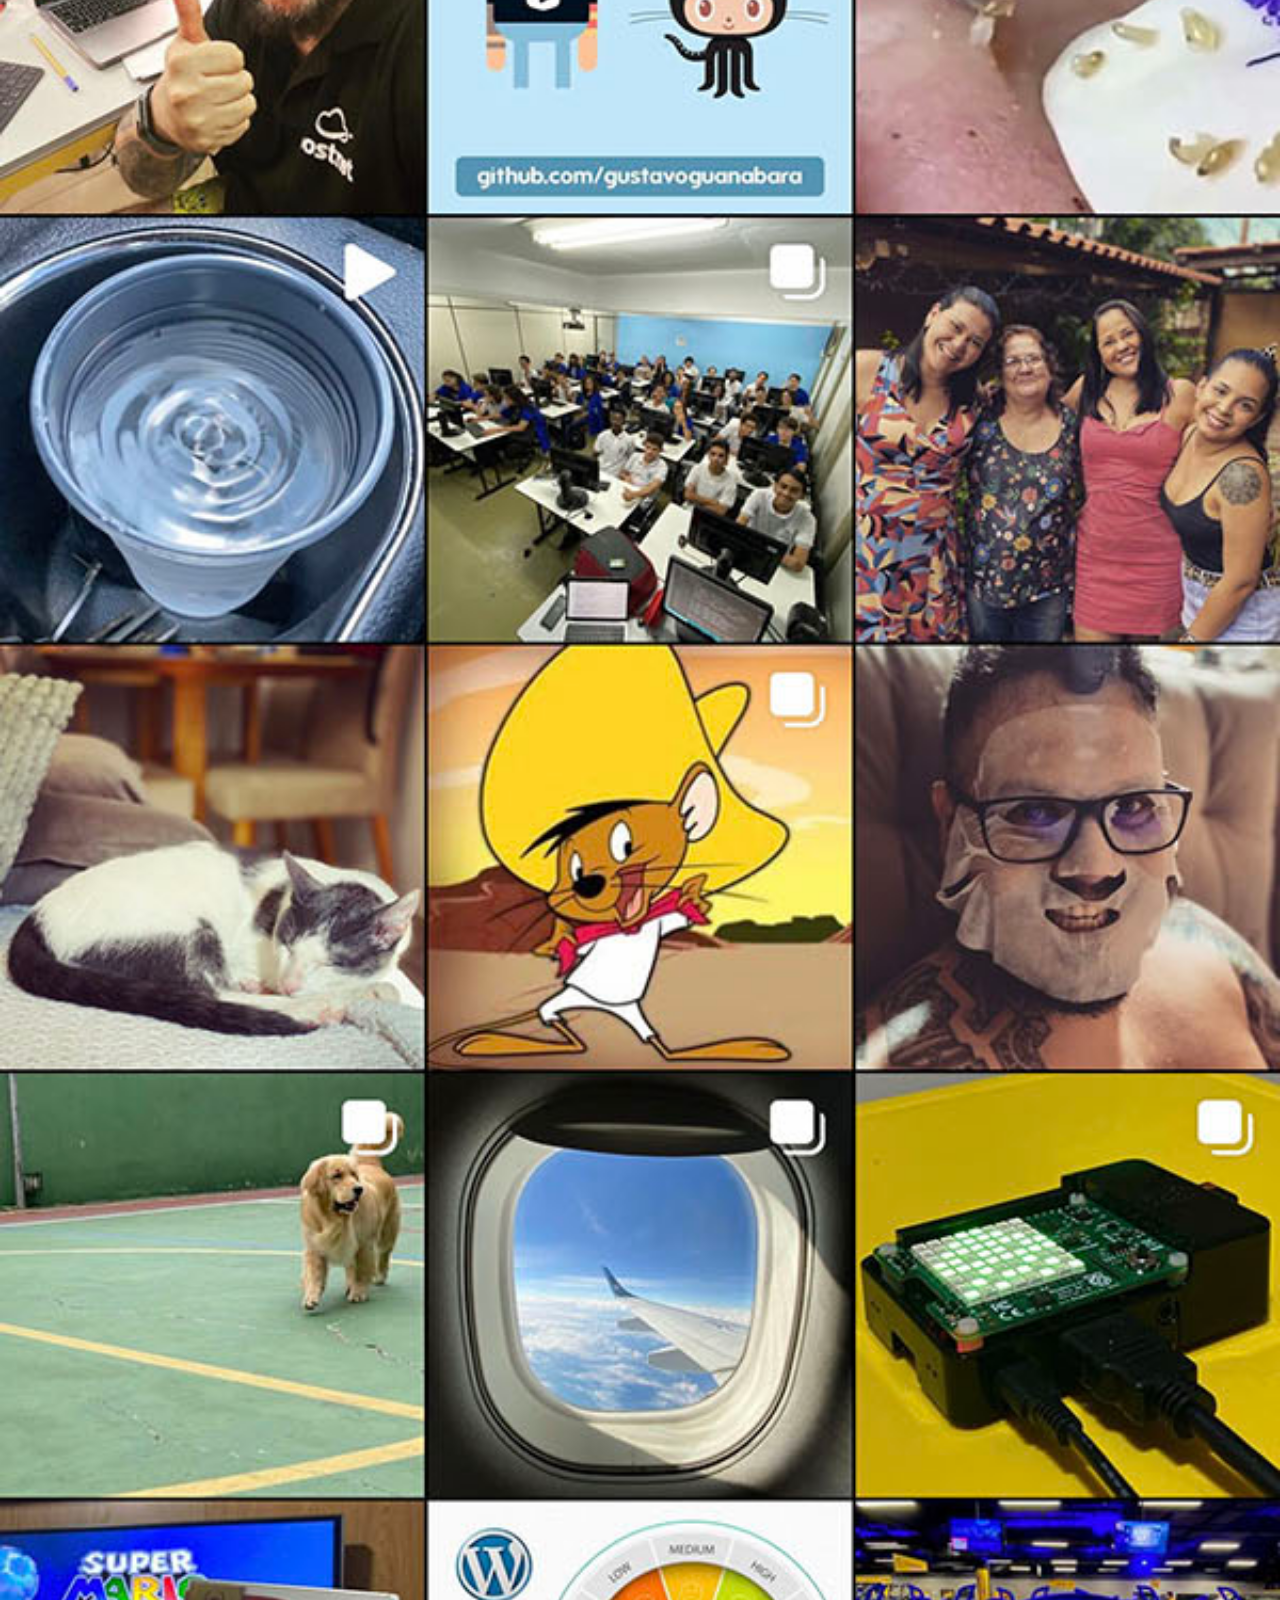
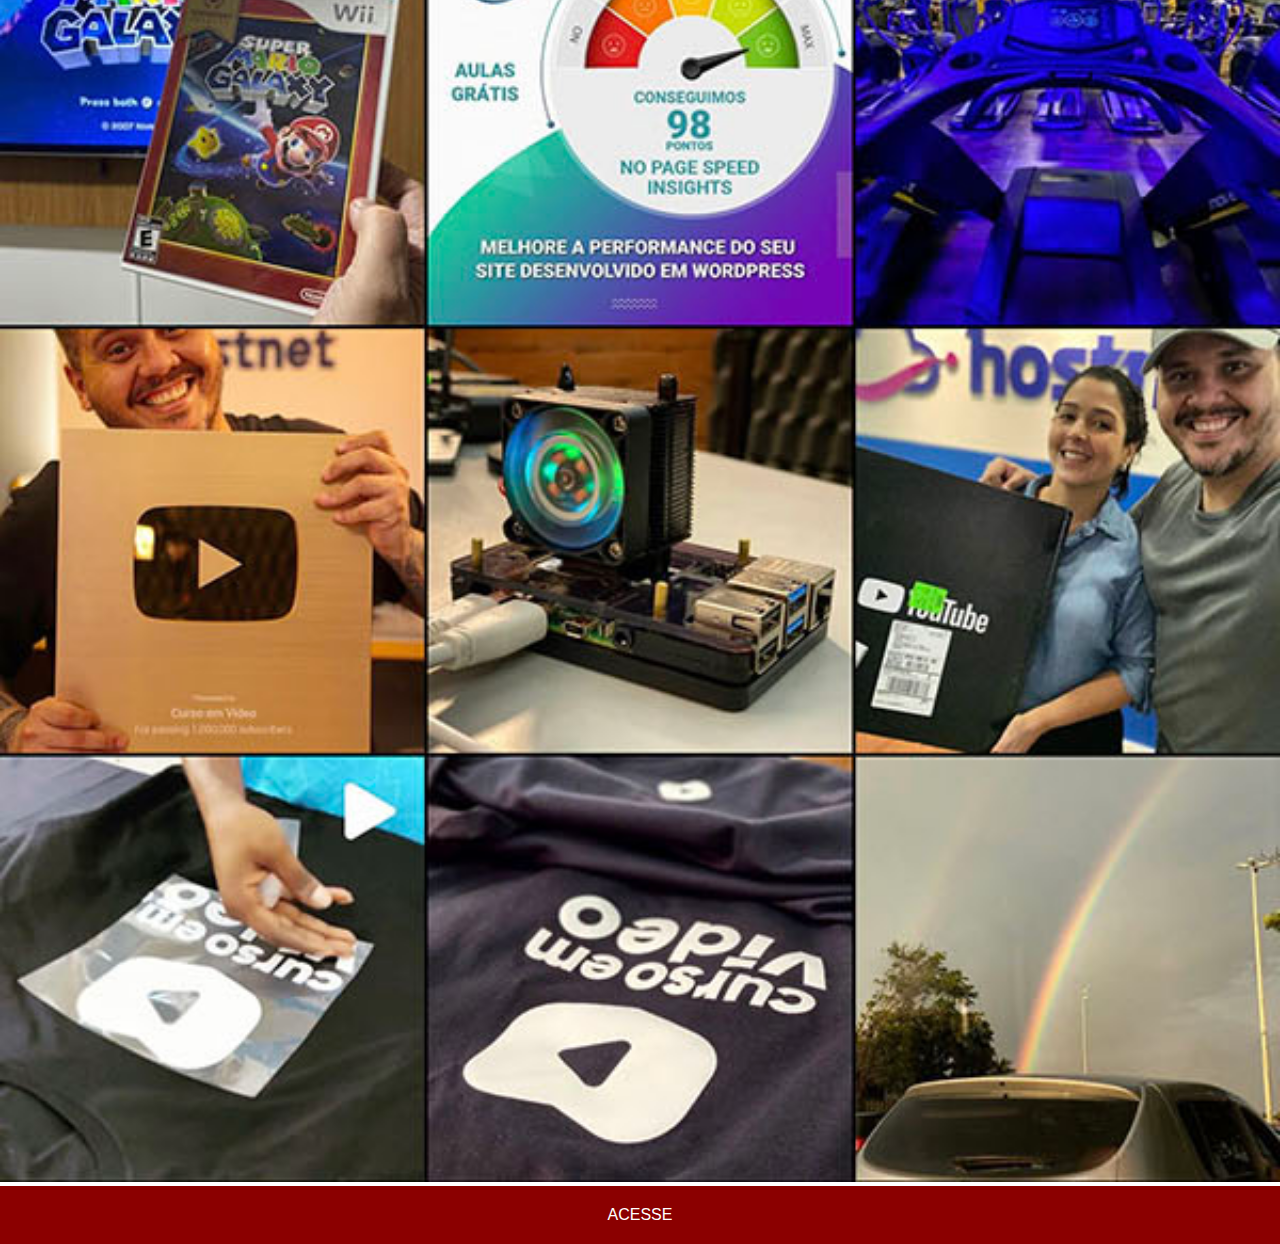
<file: instagram.html>
<!DOCTYPE html>
<html lang="pt-br">
<head>
    <meta charset="UTF-8">
    <meta name="viewport" content="width=device-width, initial-scale=1.0">
    <title>Instagram</title>
    <link rel="stylesheet" href="estilos/social.css">
</head>
<body>
    <img src="imagens/tela-instagram.jpg" alt="Instagram">
    <a href="https://www.instagram.com/gustavoguanabara/" target="_blank">ACESSE</a>
</body>
</html>
</file>
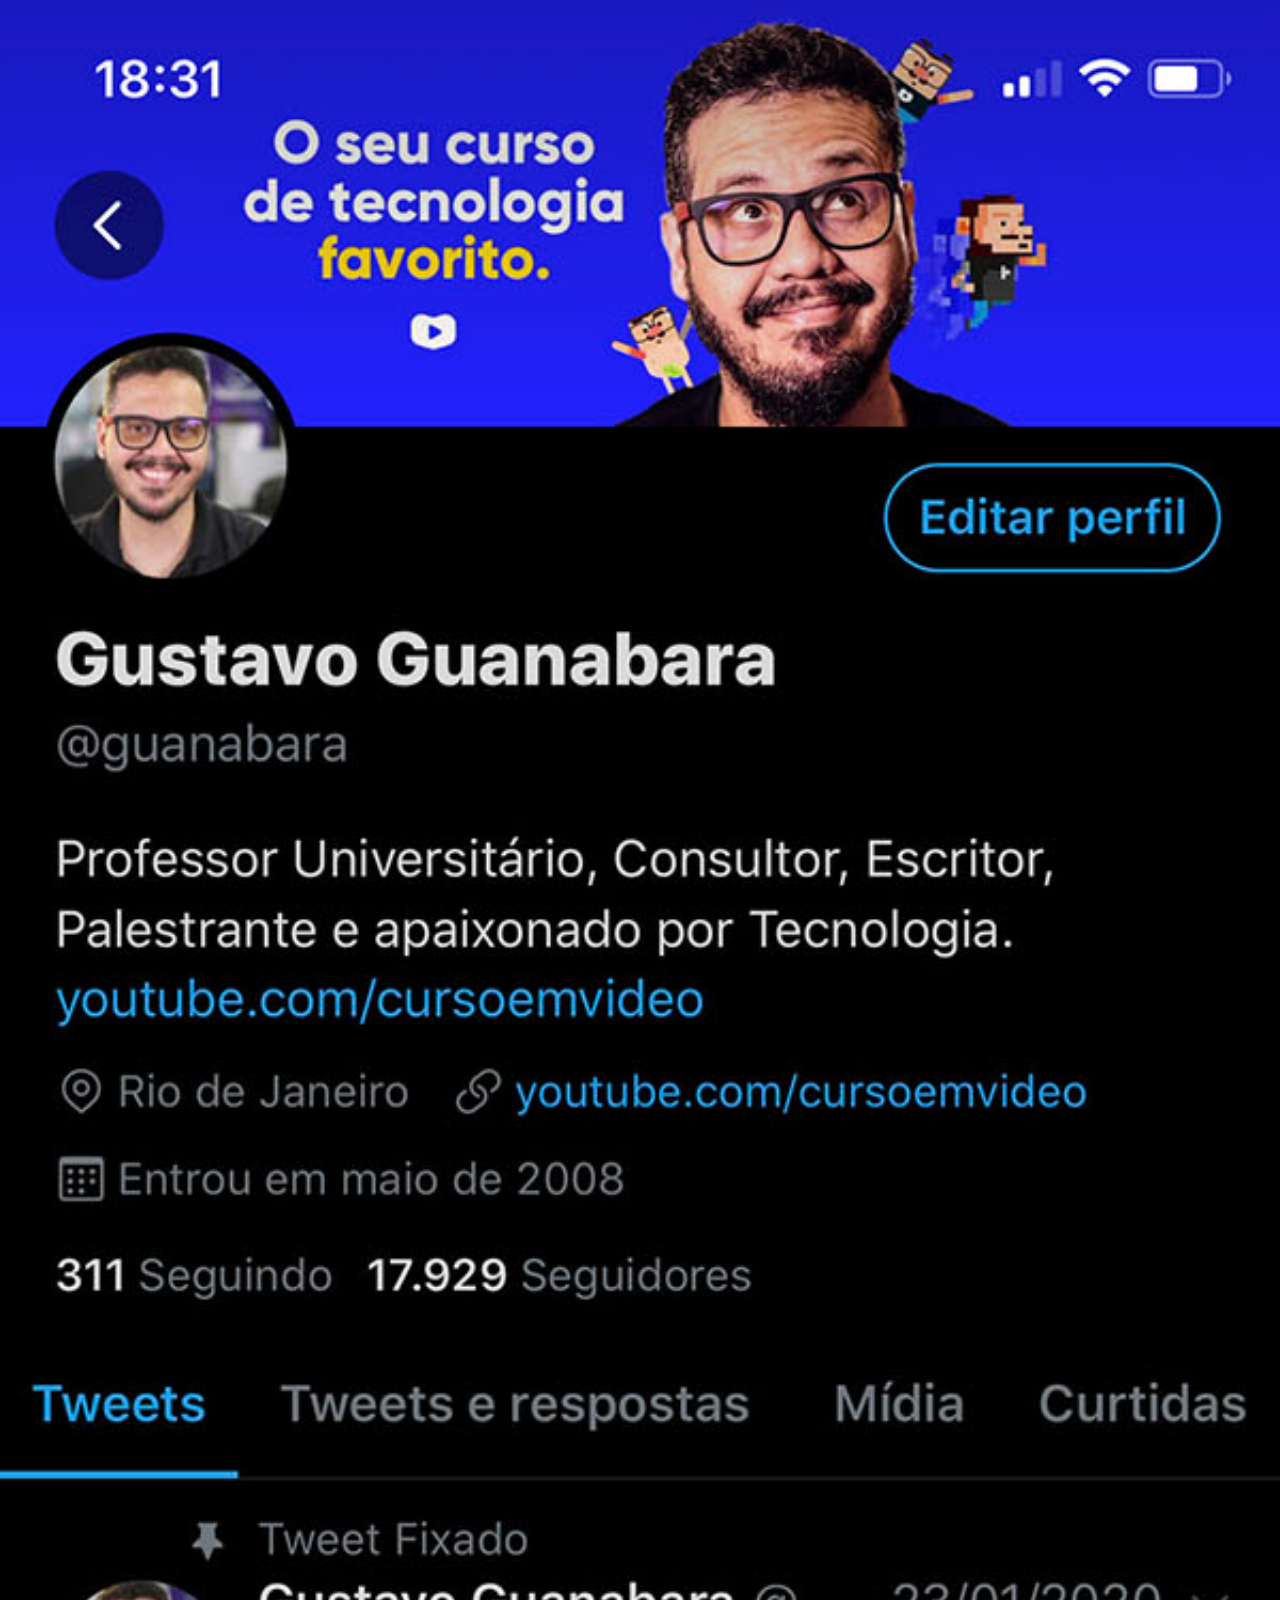
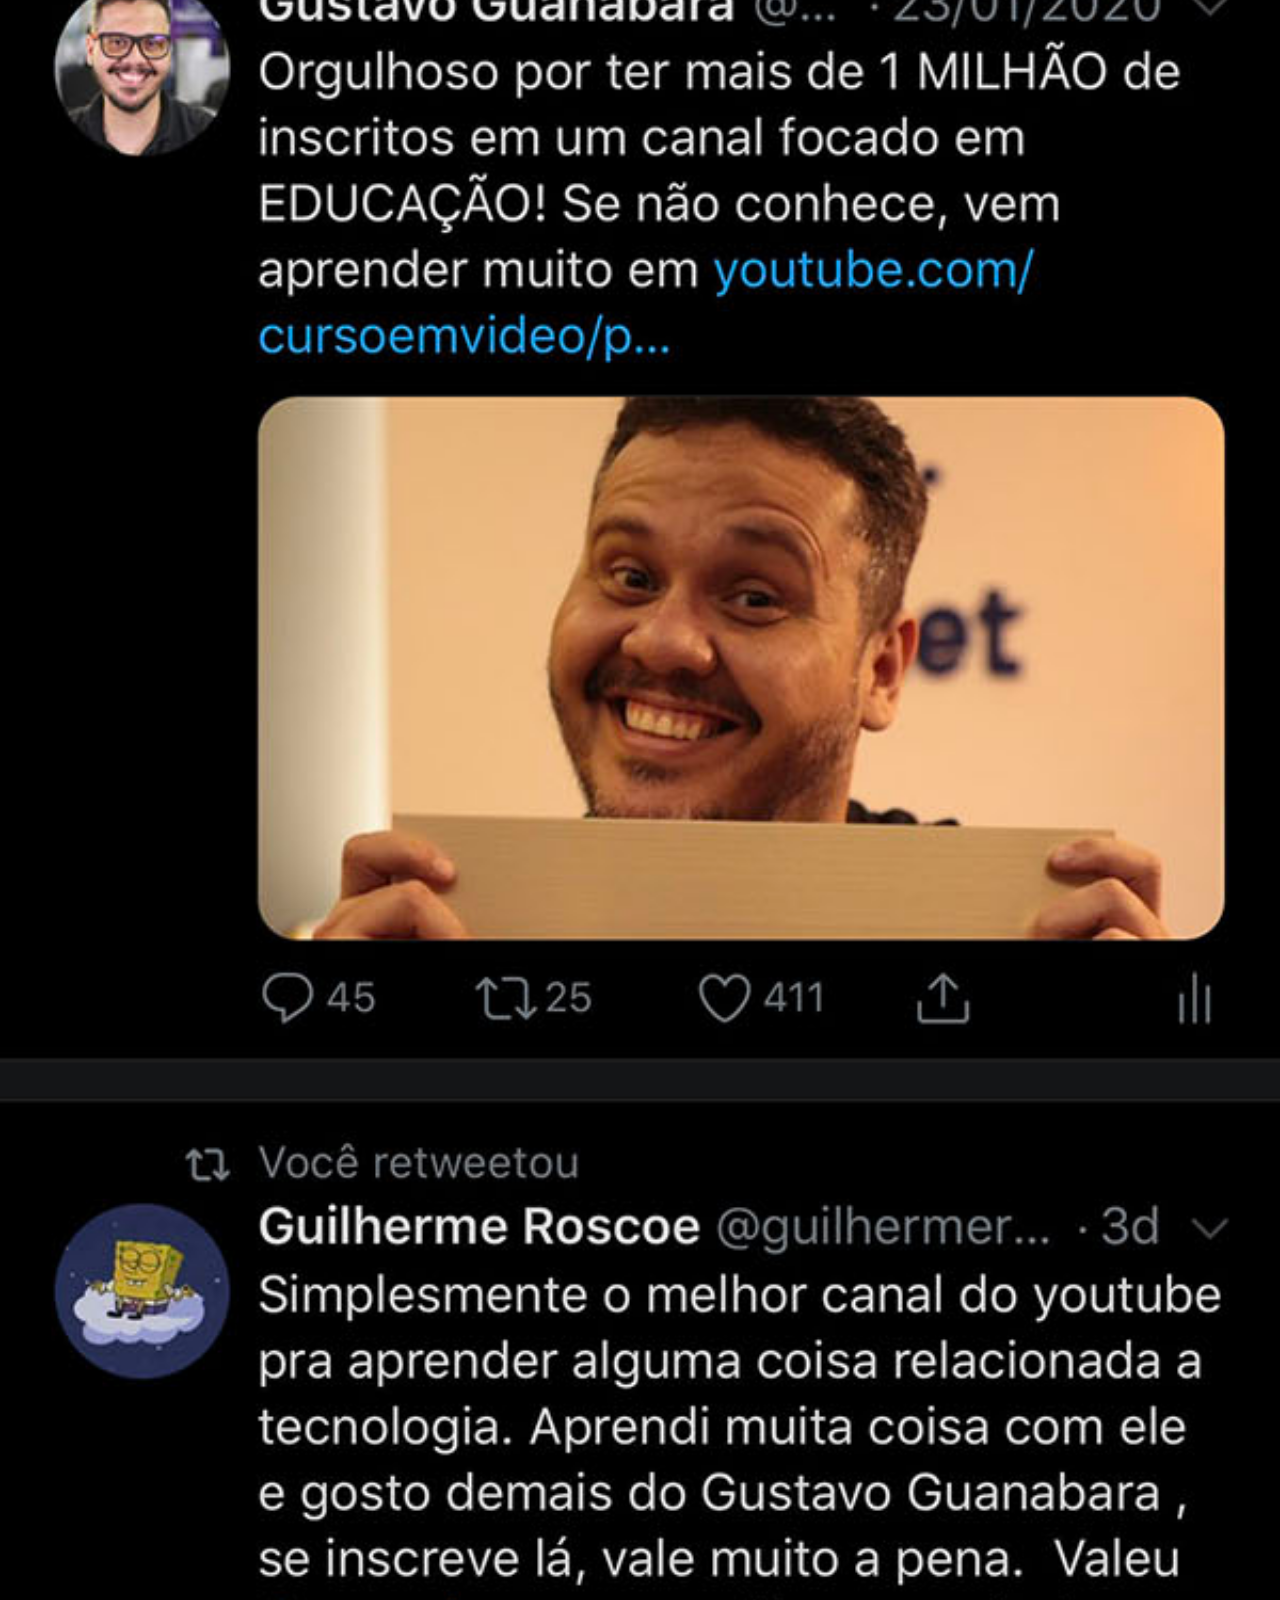
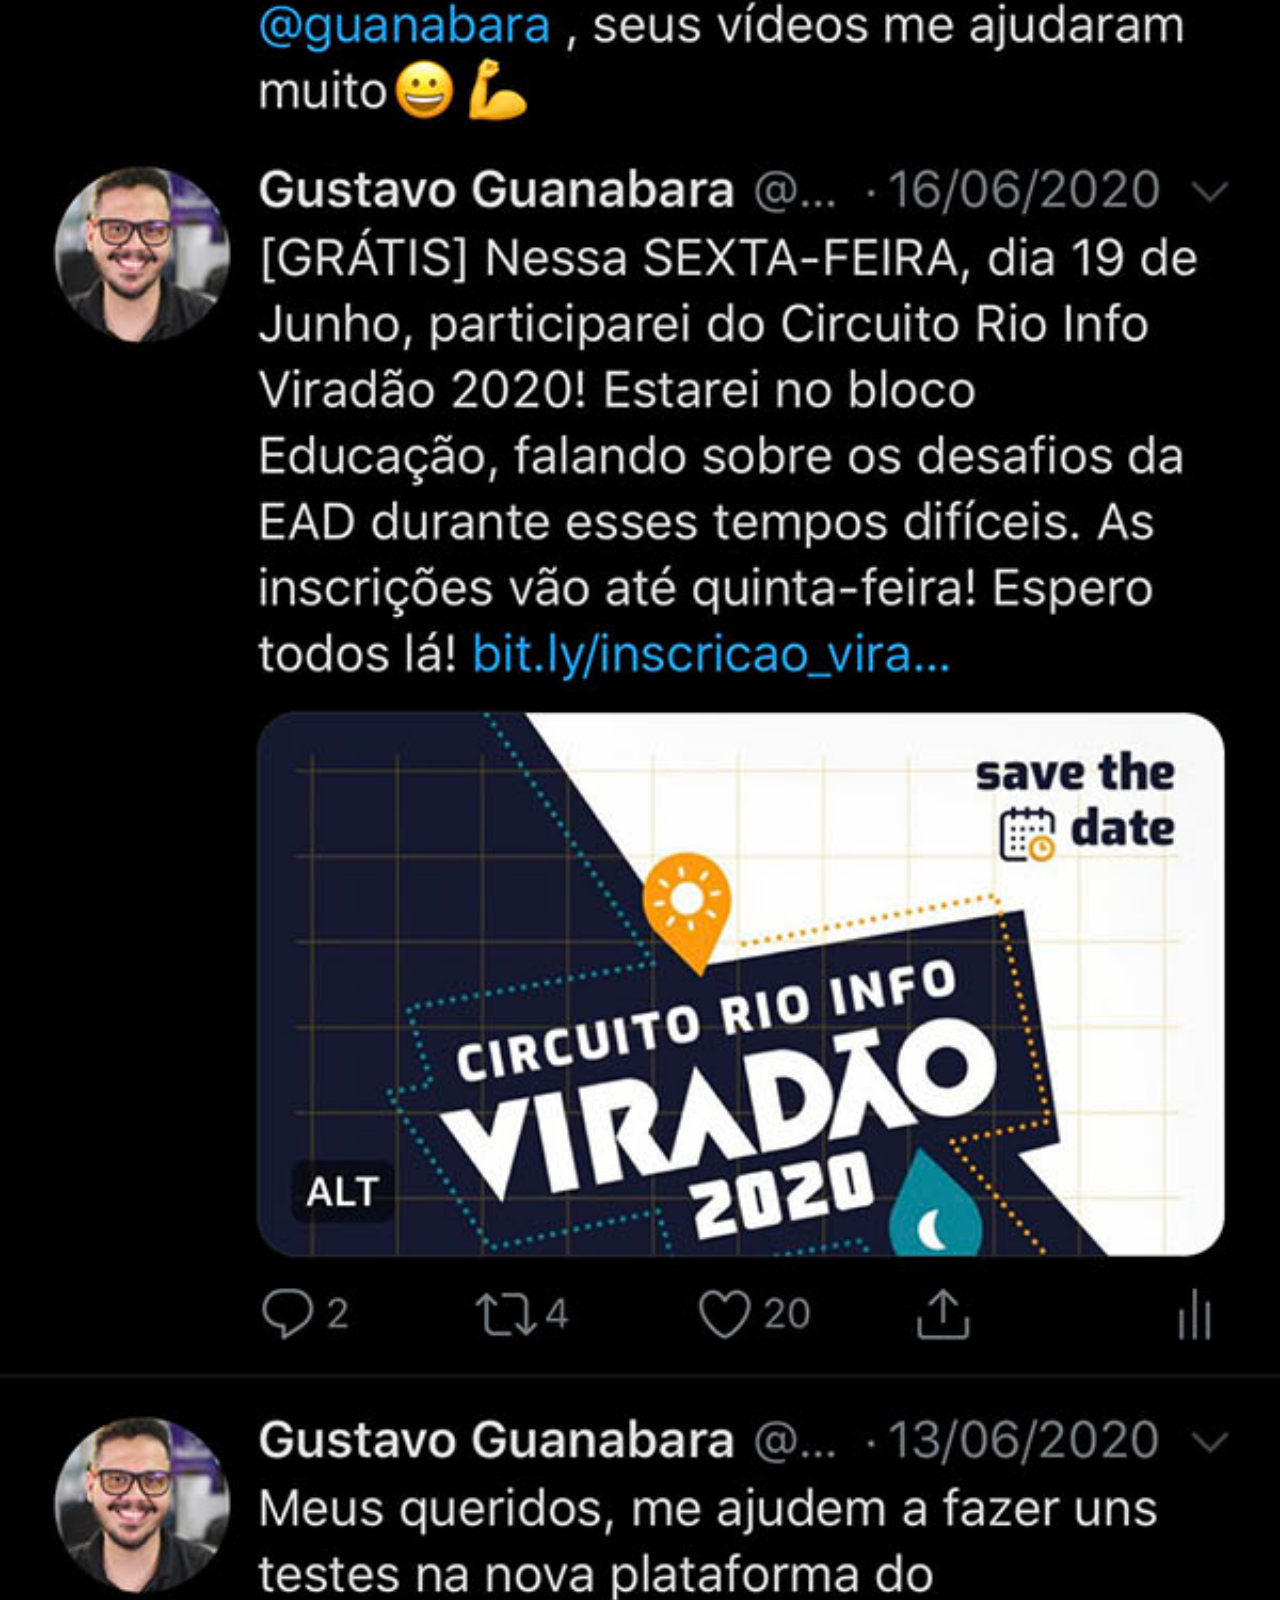
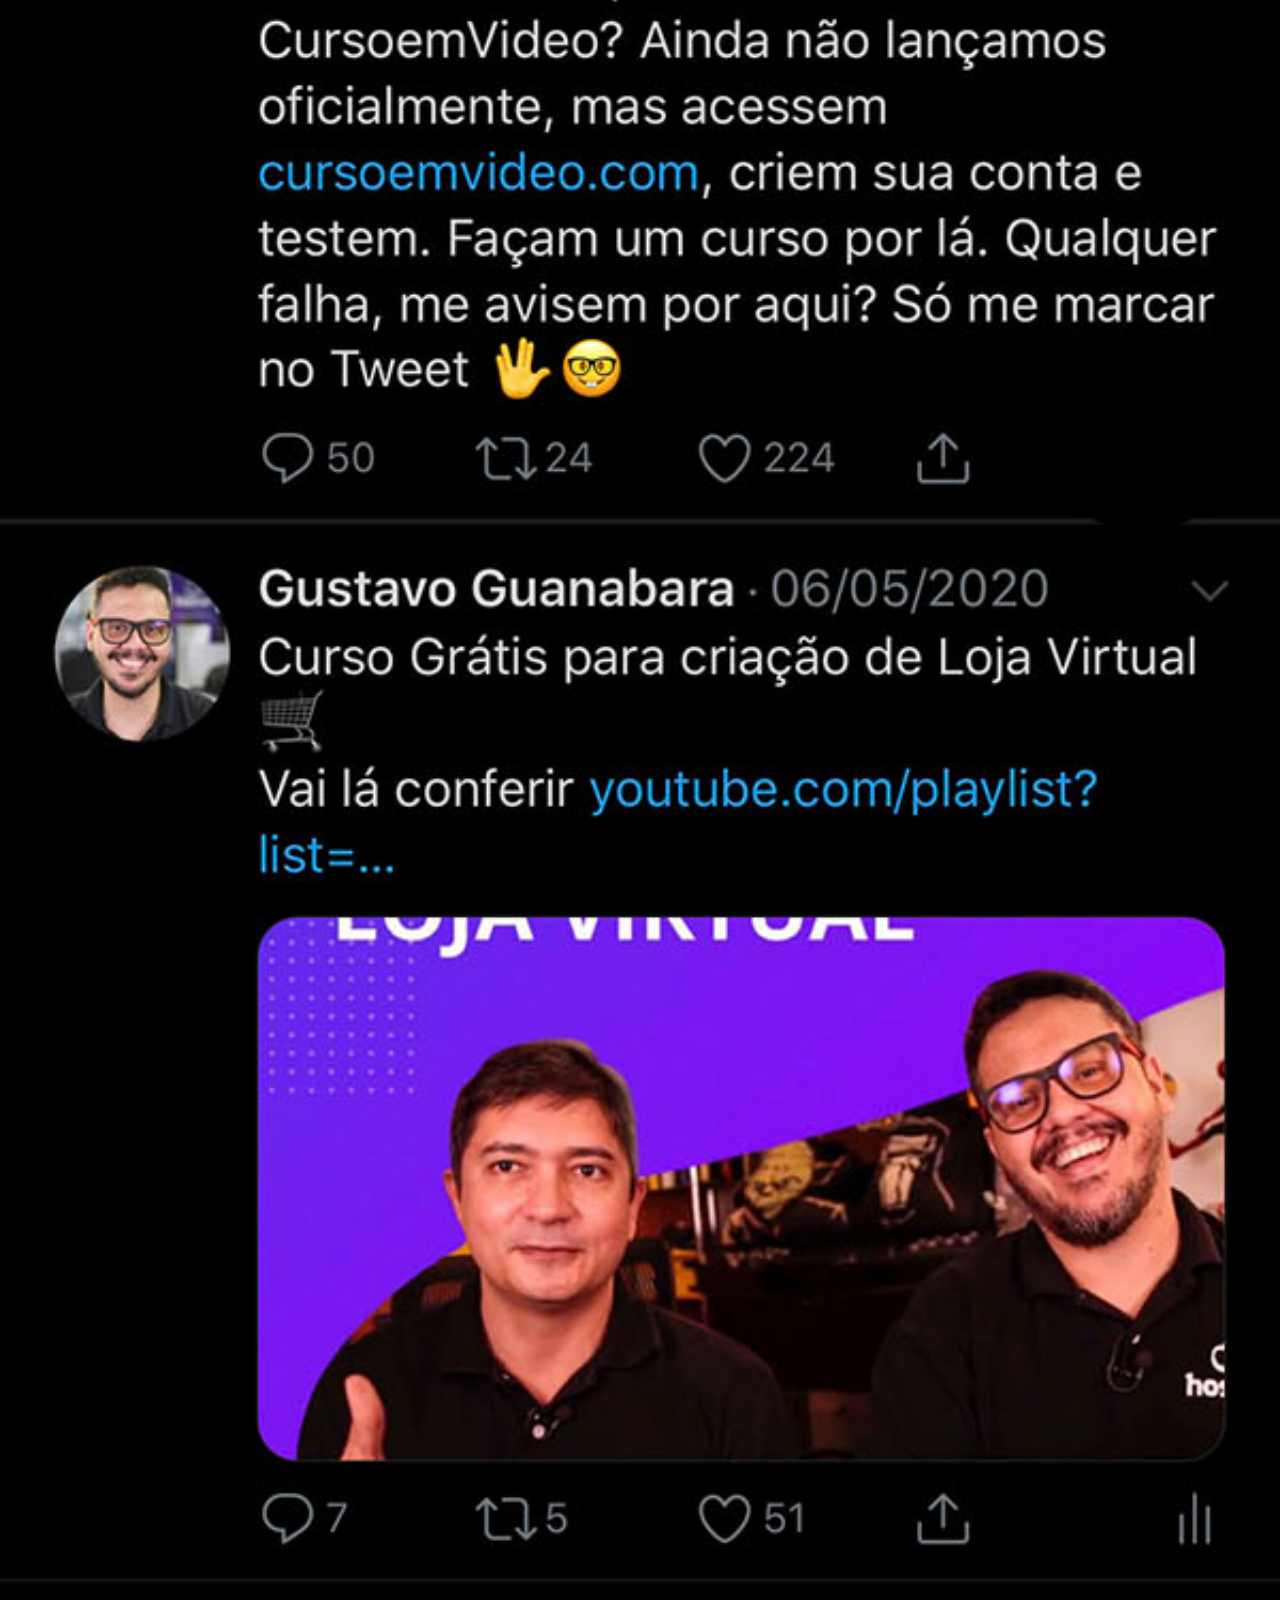
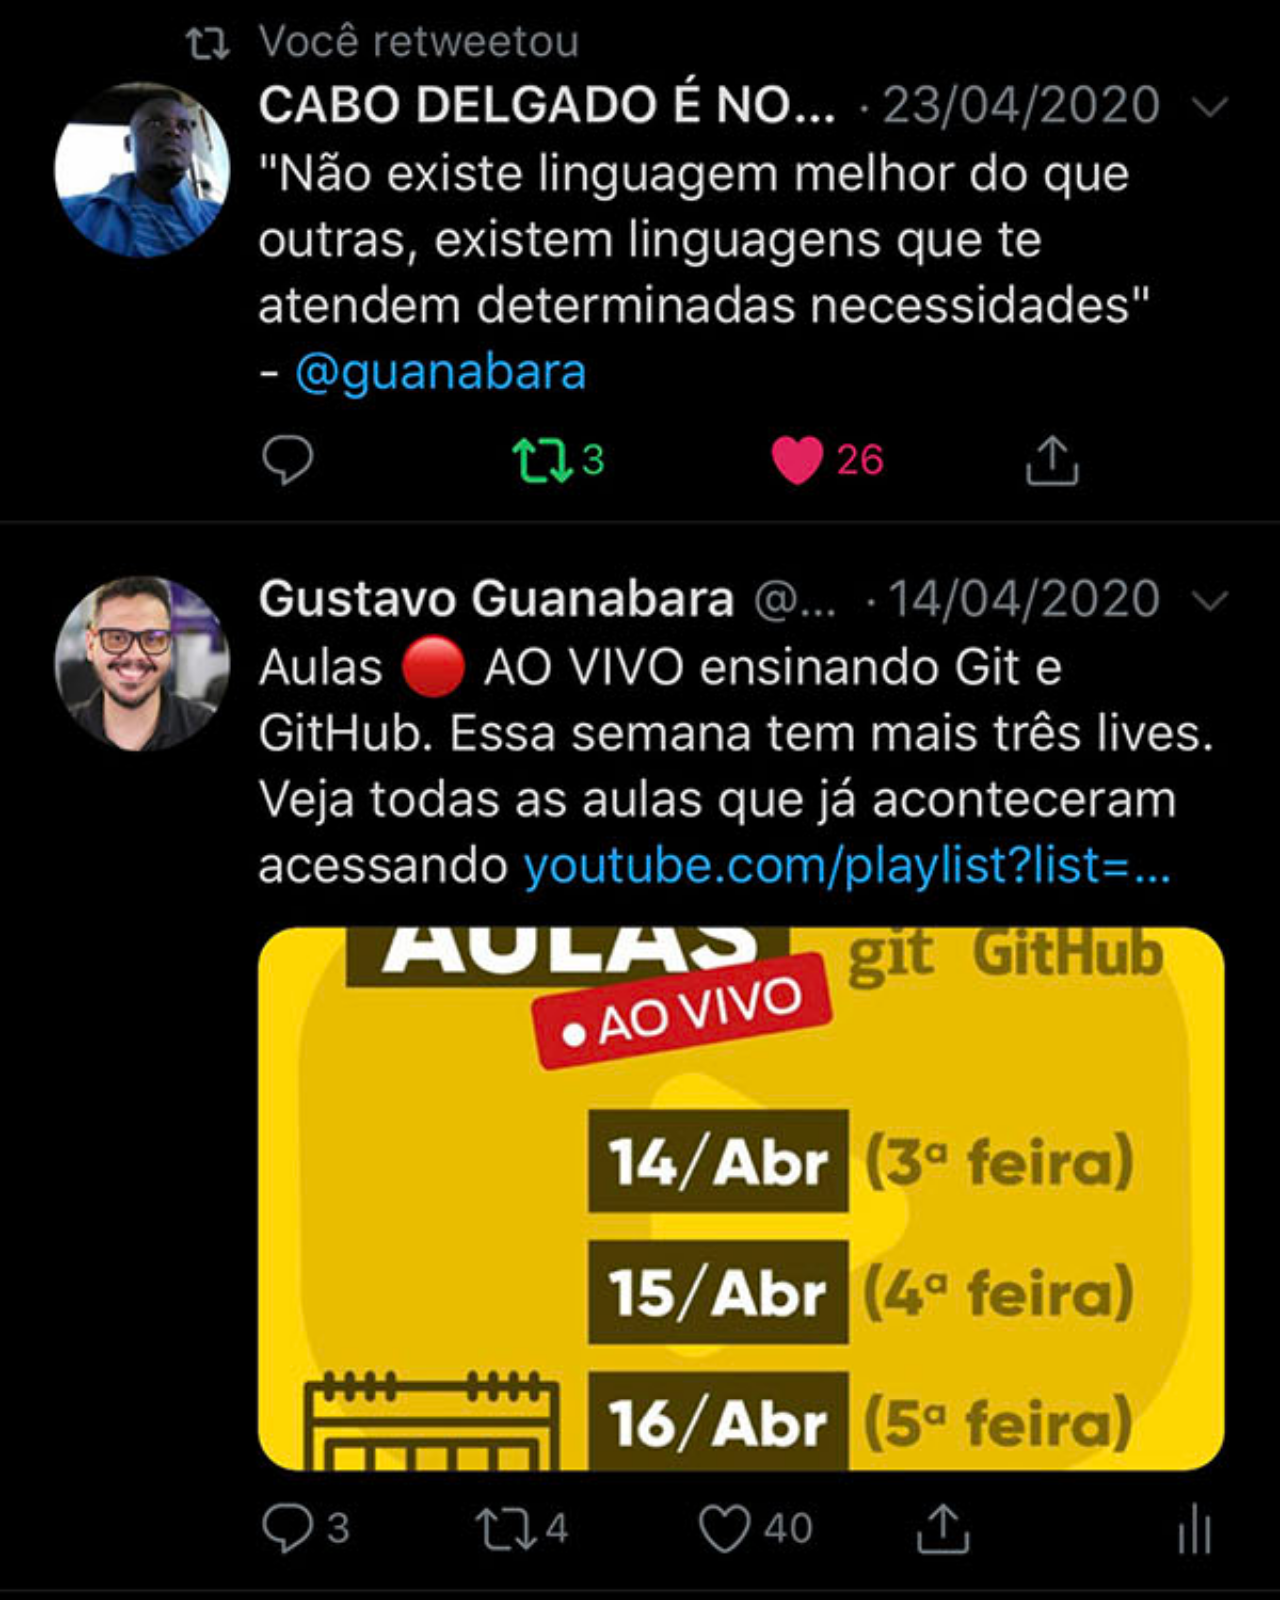
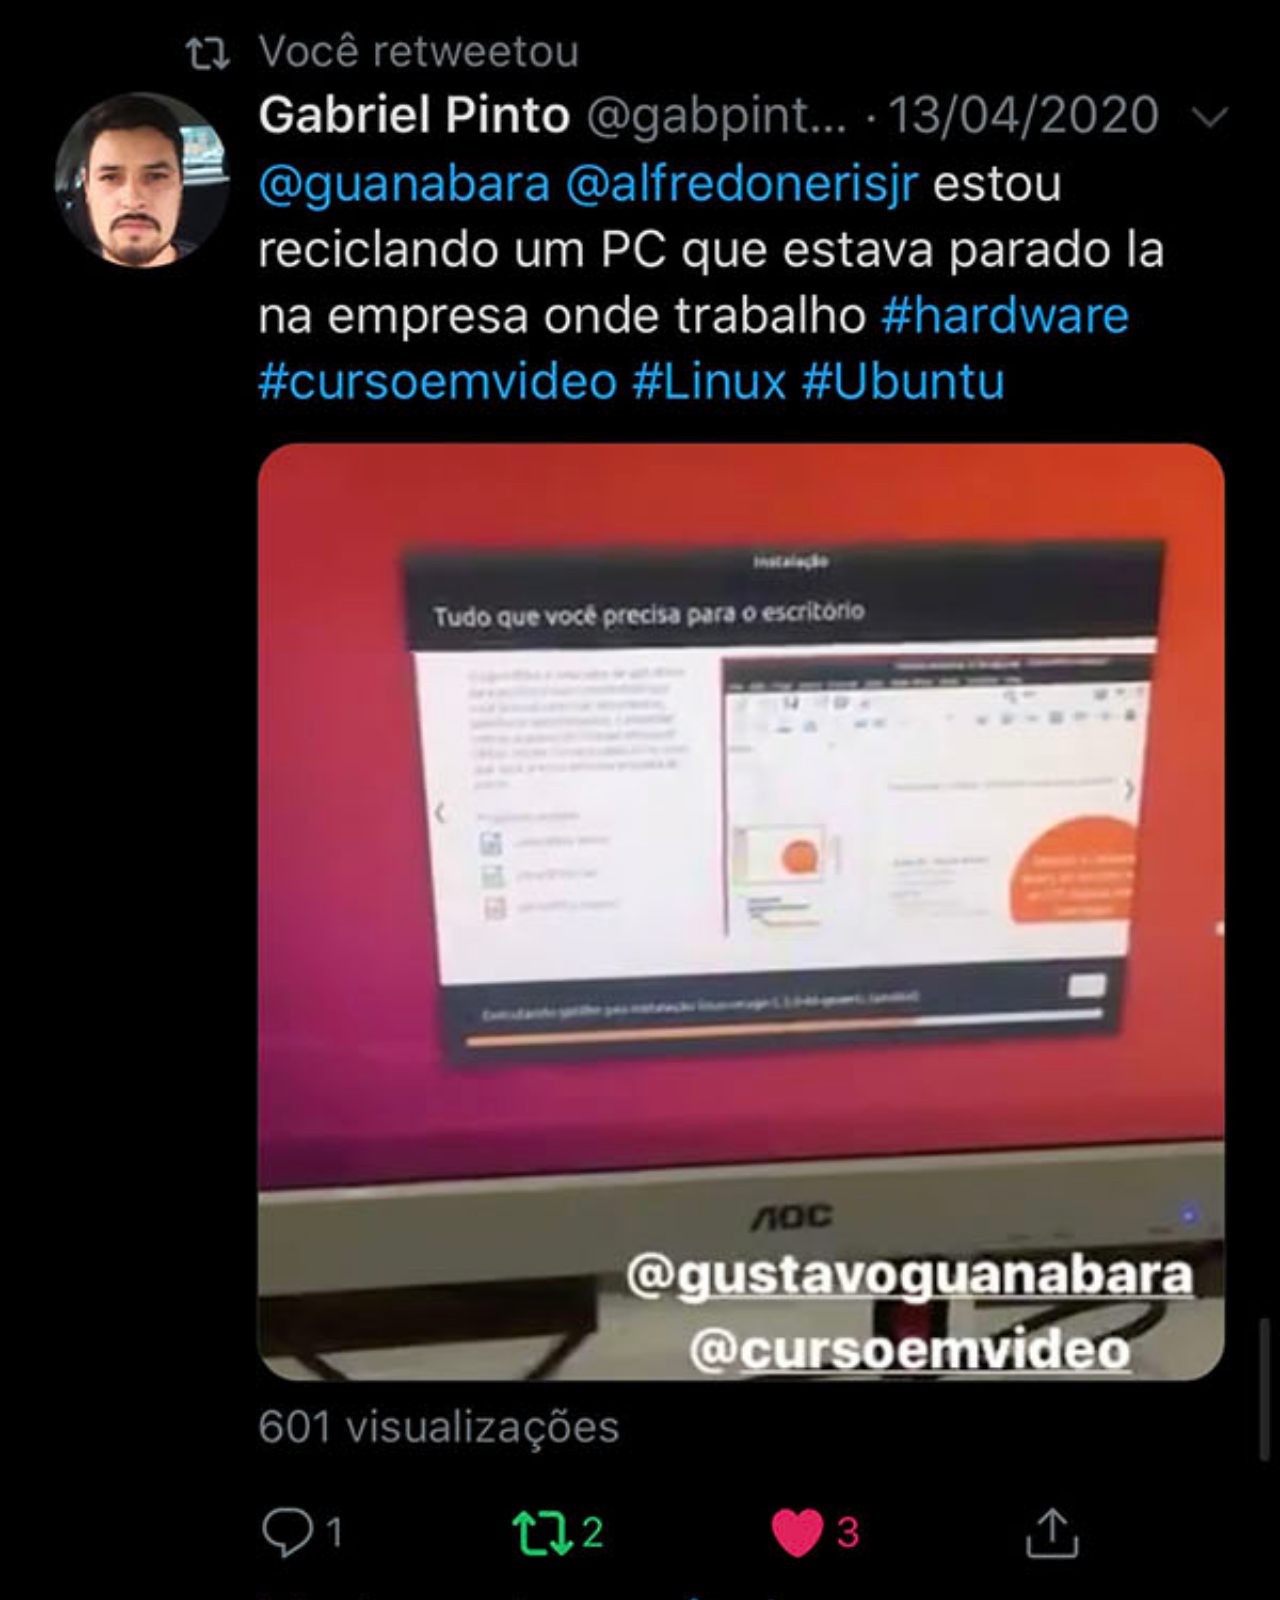
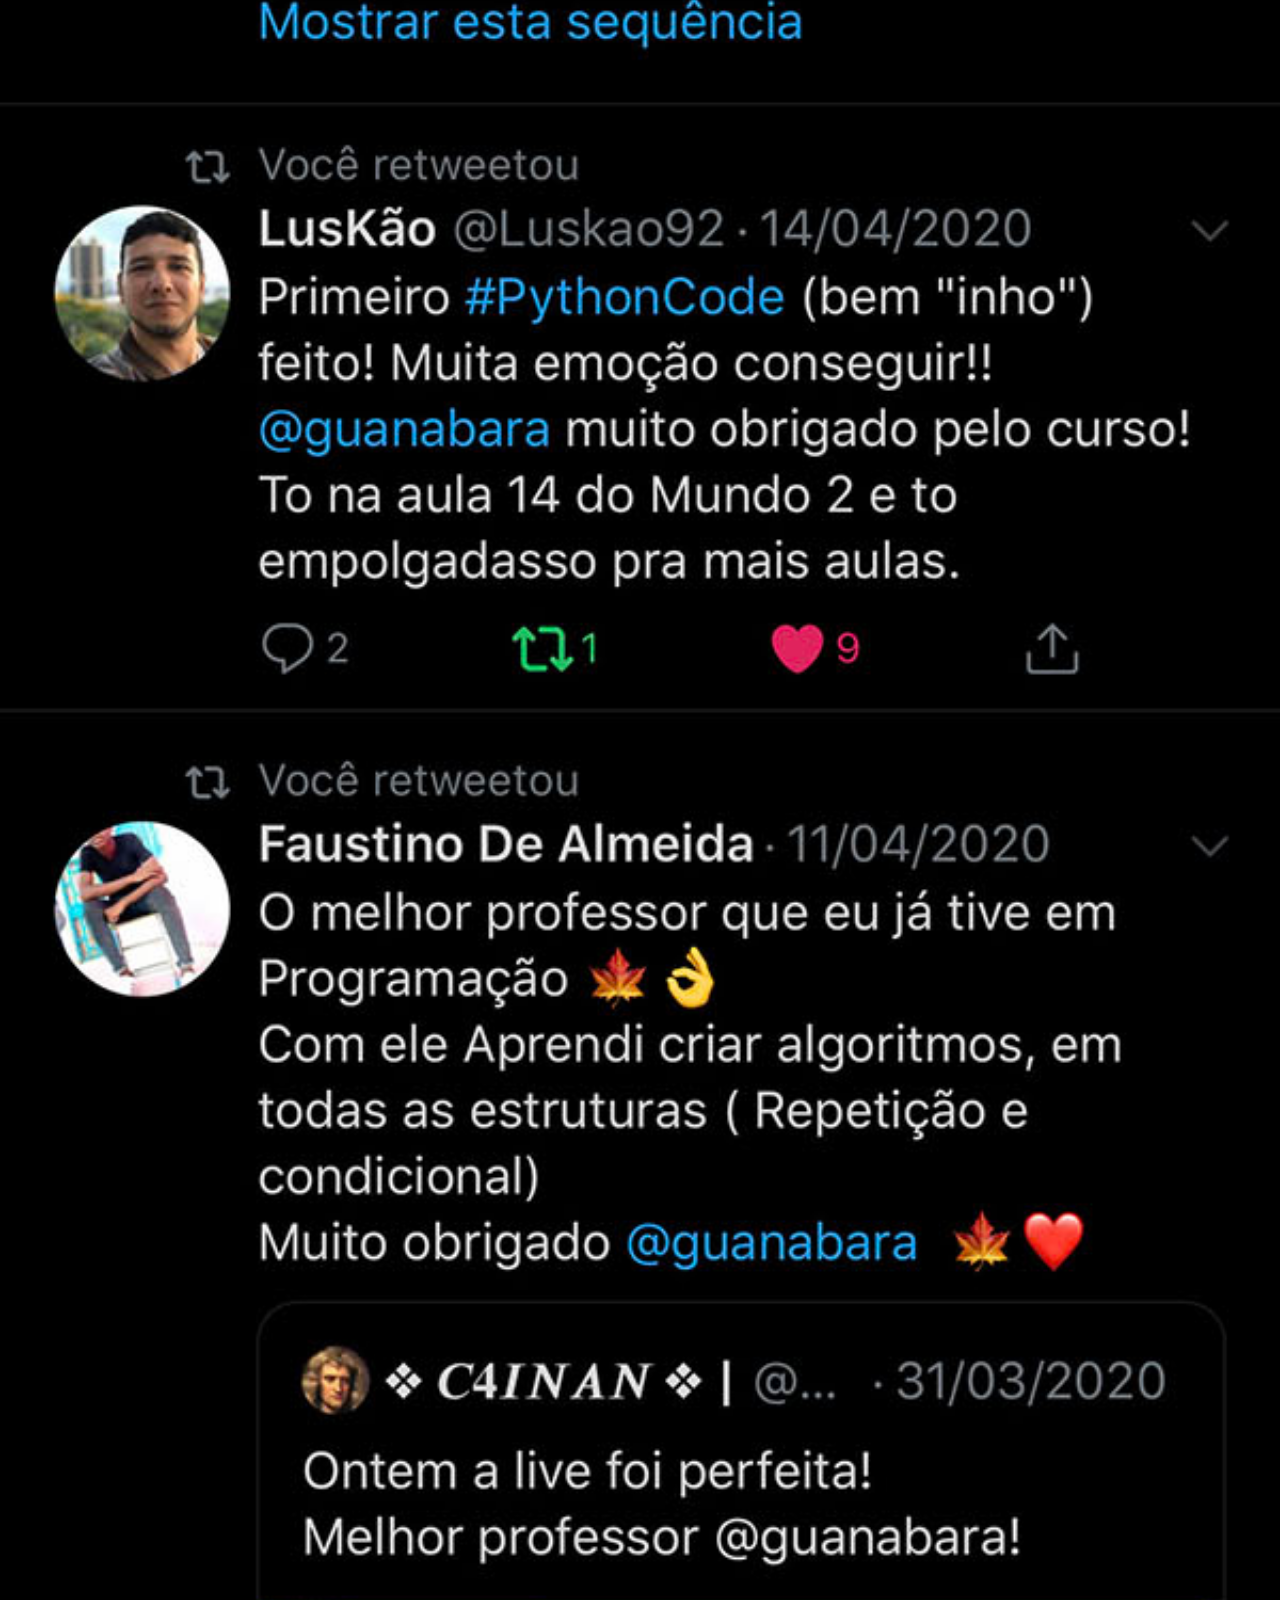
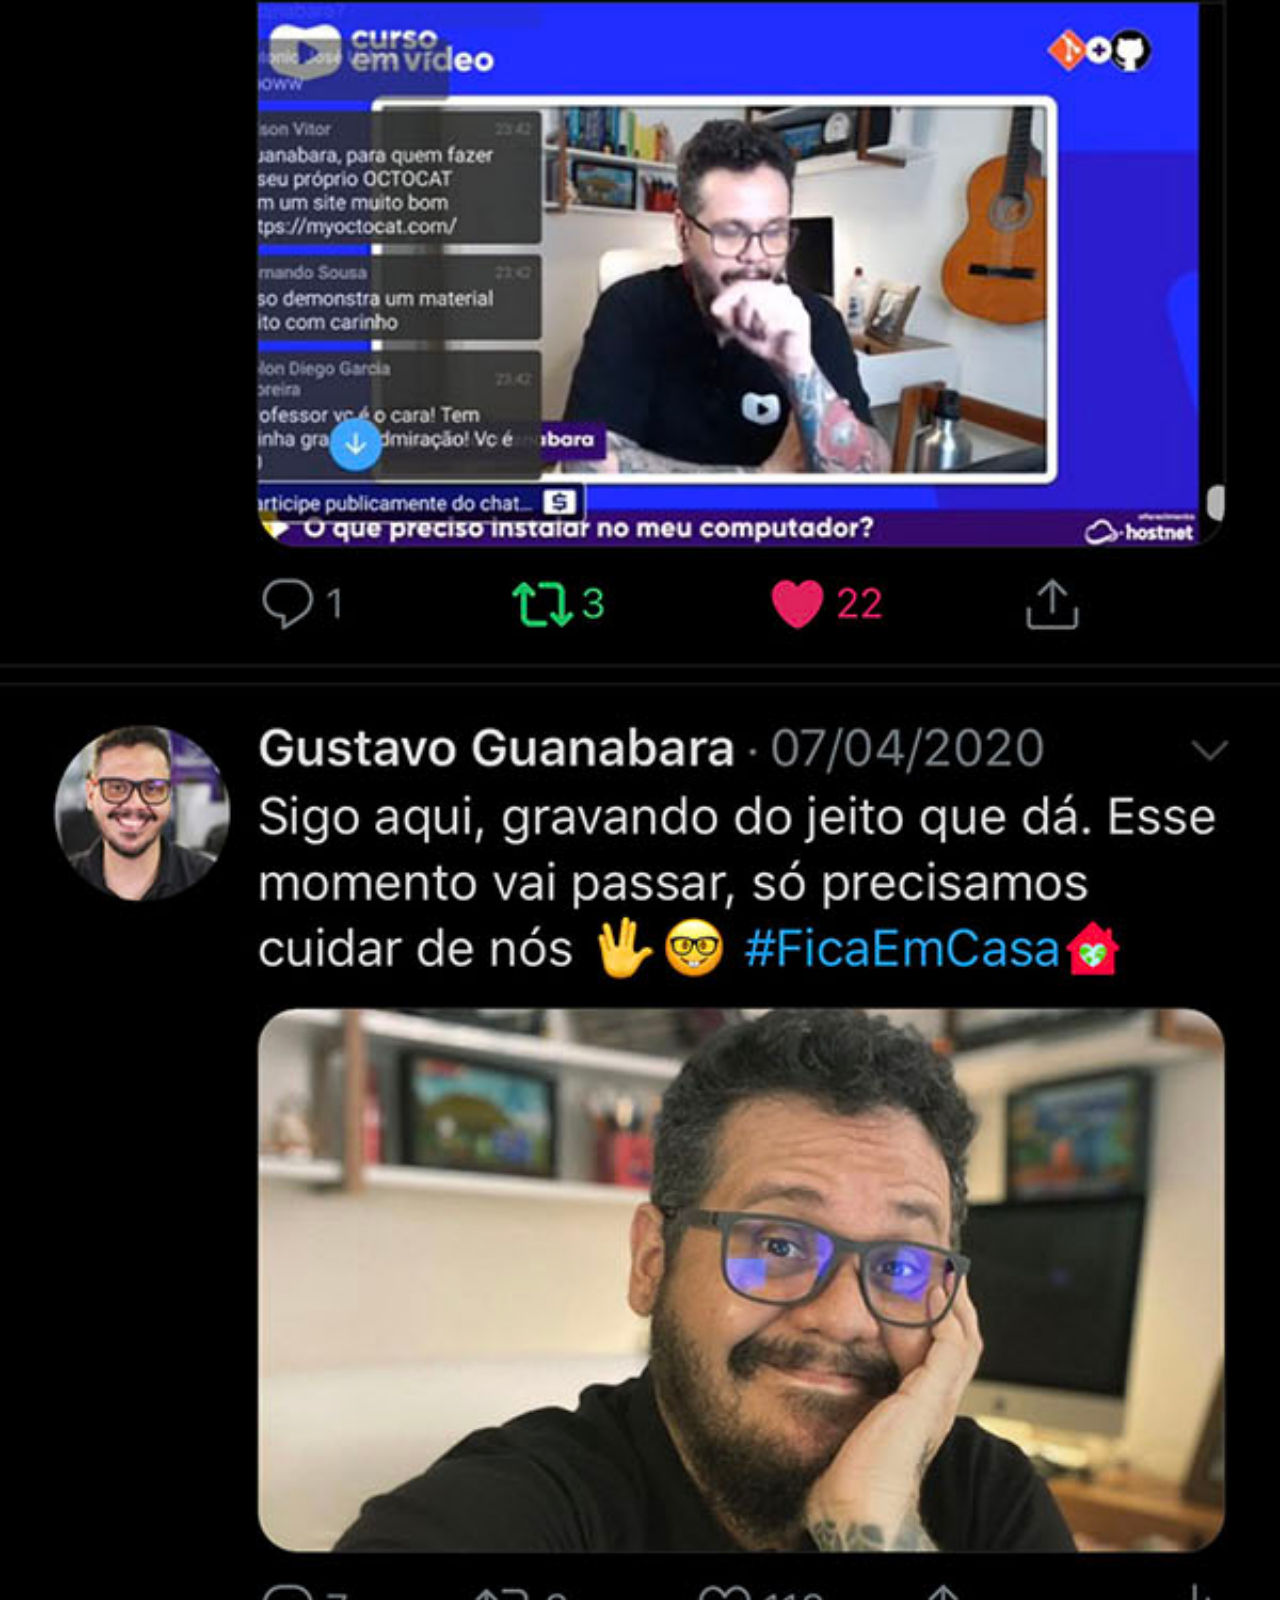
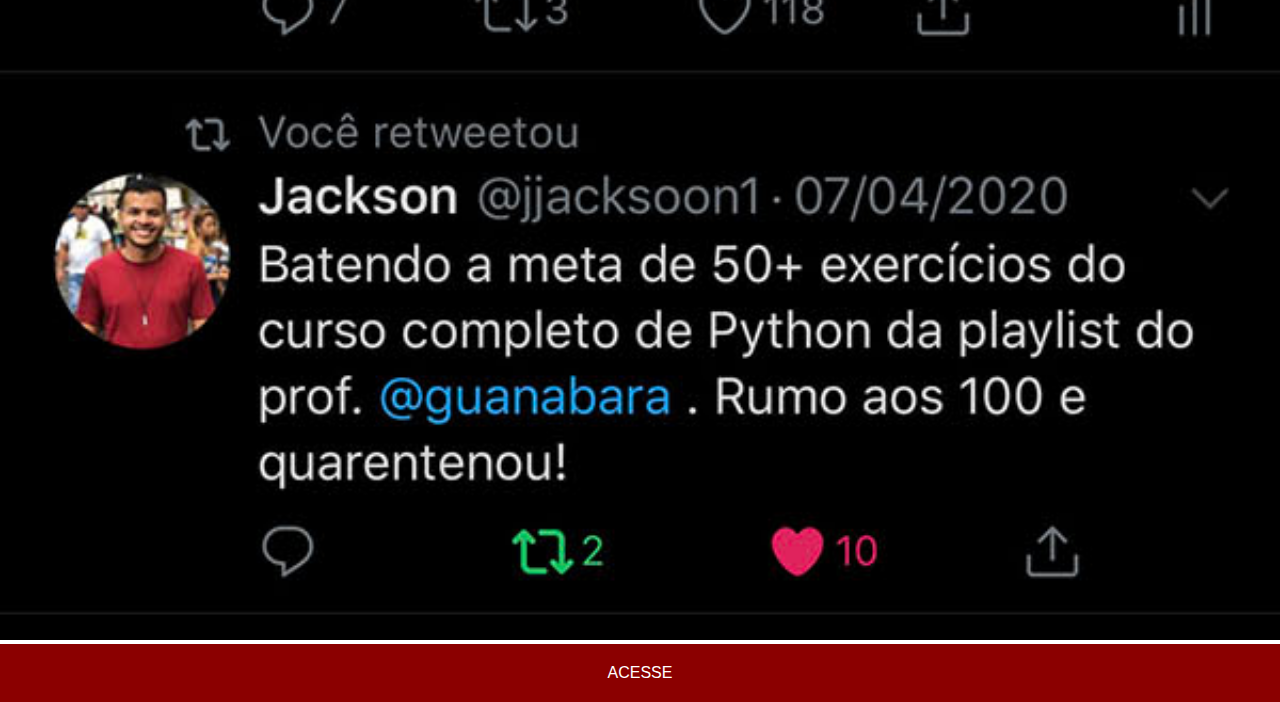
<file: twiter.html>
<!DOCTYPE html>
<html lang="pt-br">
<head>
    <meta charset="UTF-8">
    <meta name="viewport" content="width=device-width, initial-scale=1.0">
    <title>Twitter</title>
    <link rel="stylesheet" href="estilos/social.css">
</head>
<body>
    <img src="imagens/tela-twitter.jpg" alt="Twitter">
    <a href="https://twitter.com/guanabara" target="_blank">ACESSE</a>
</body>
</html>
</file>
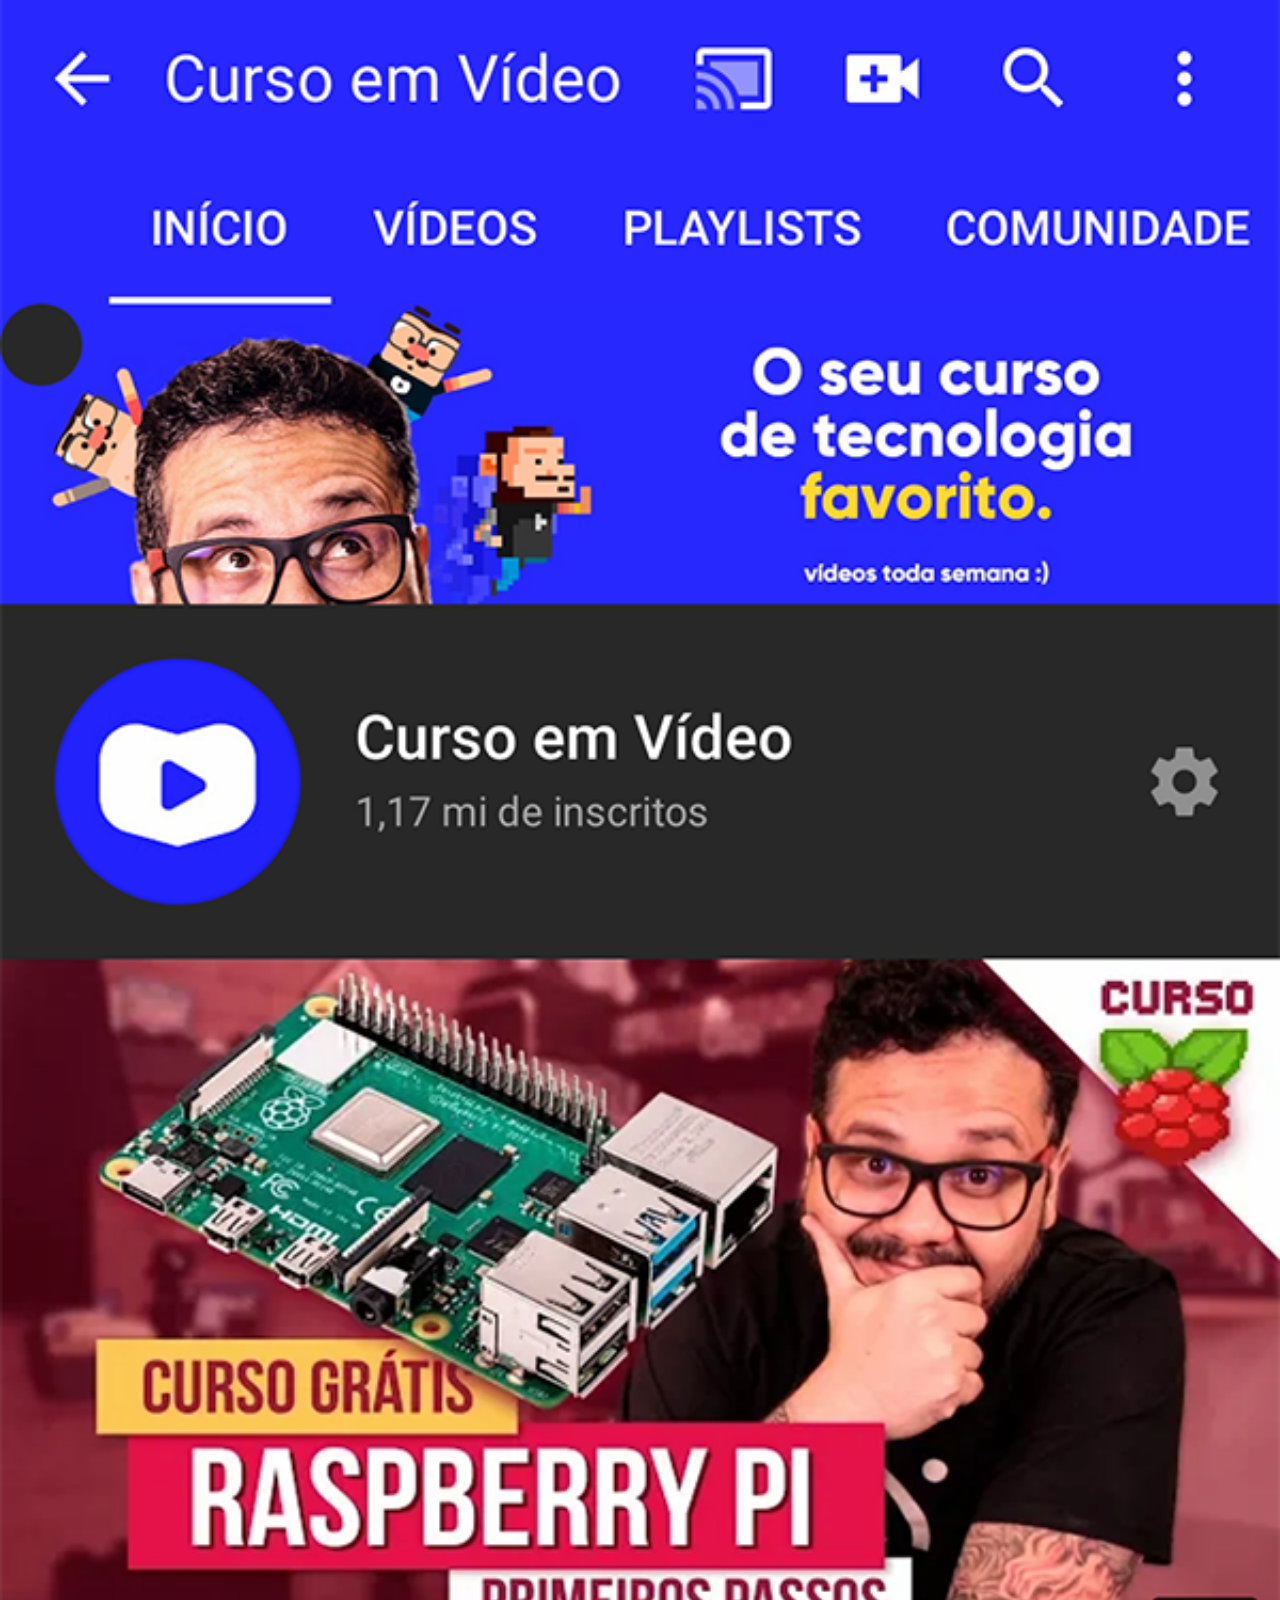
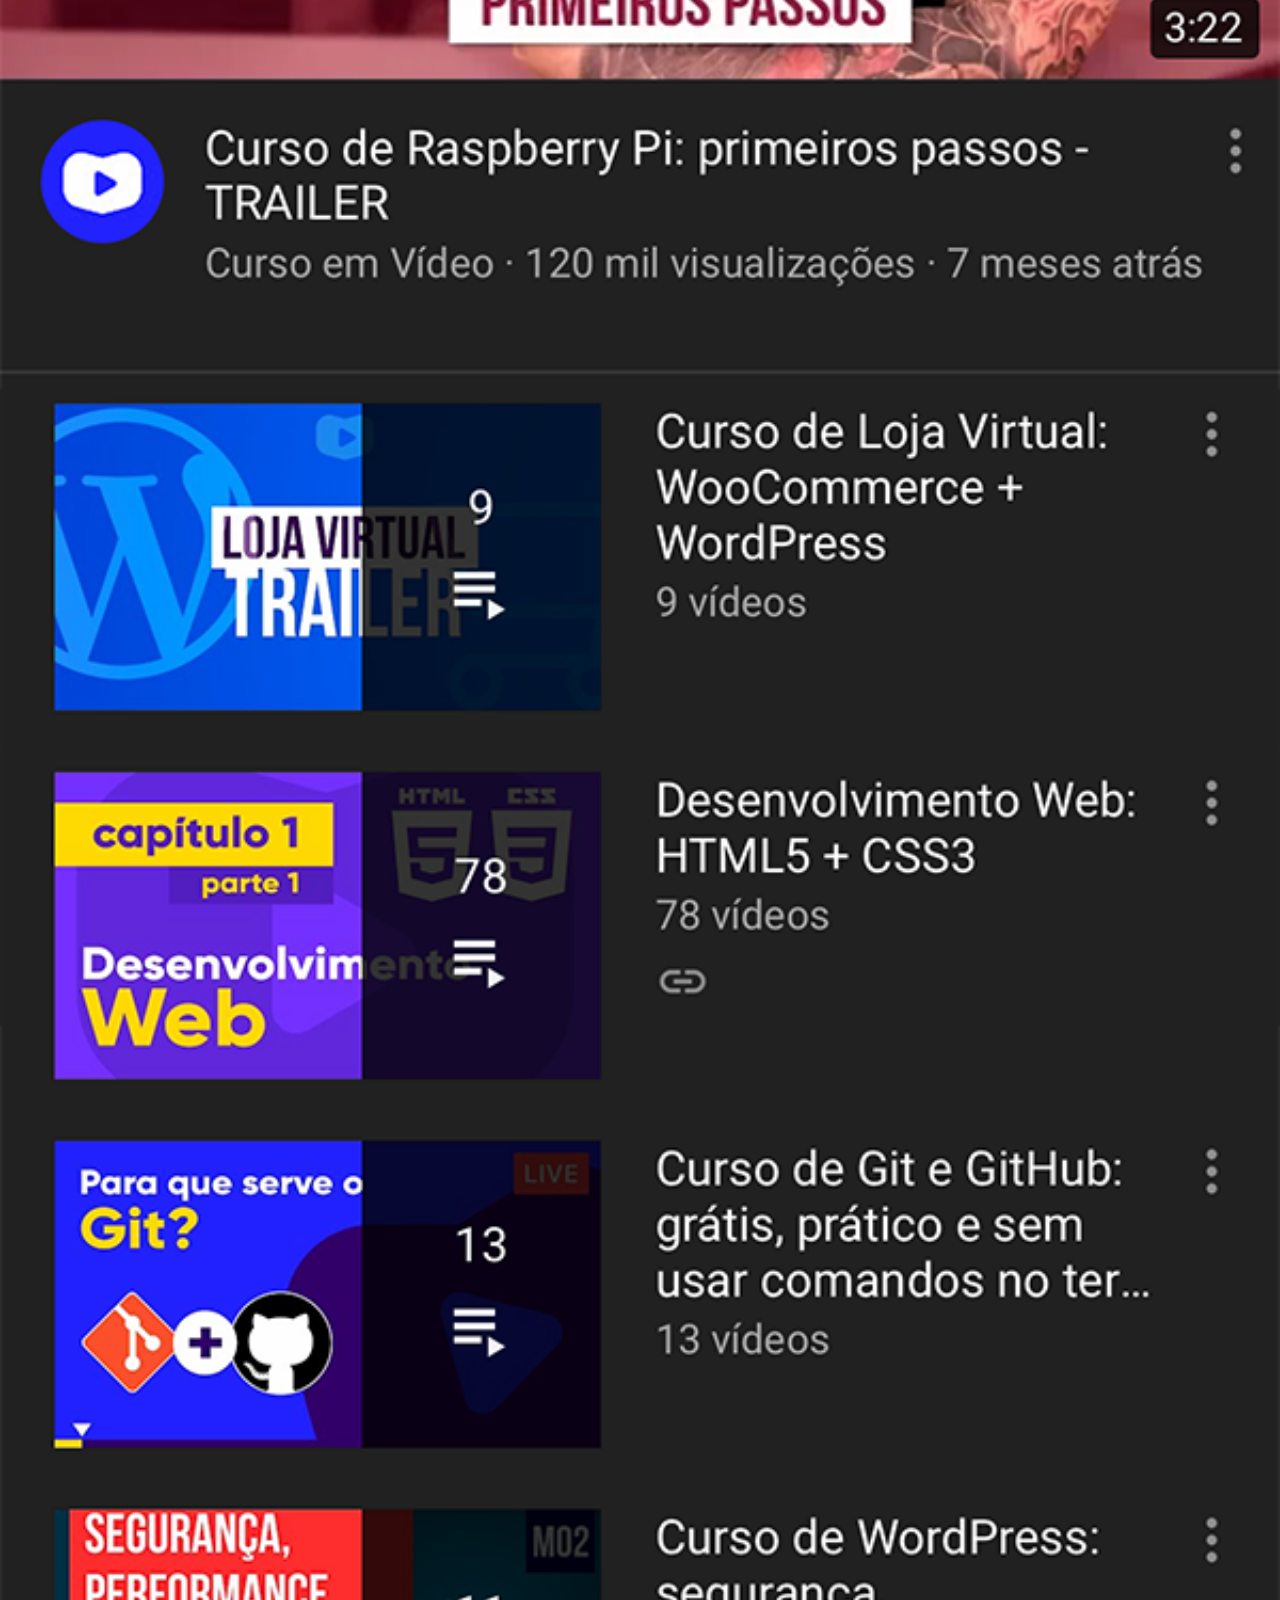
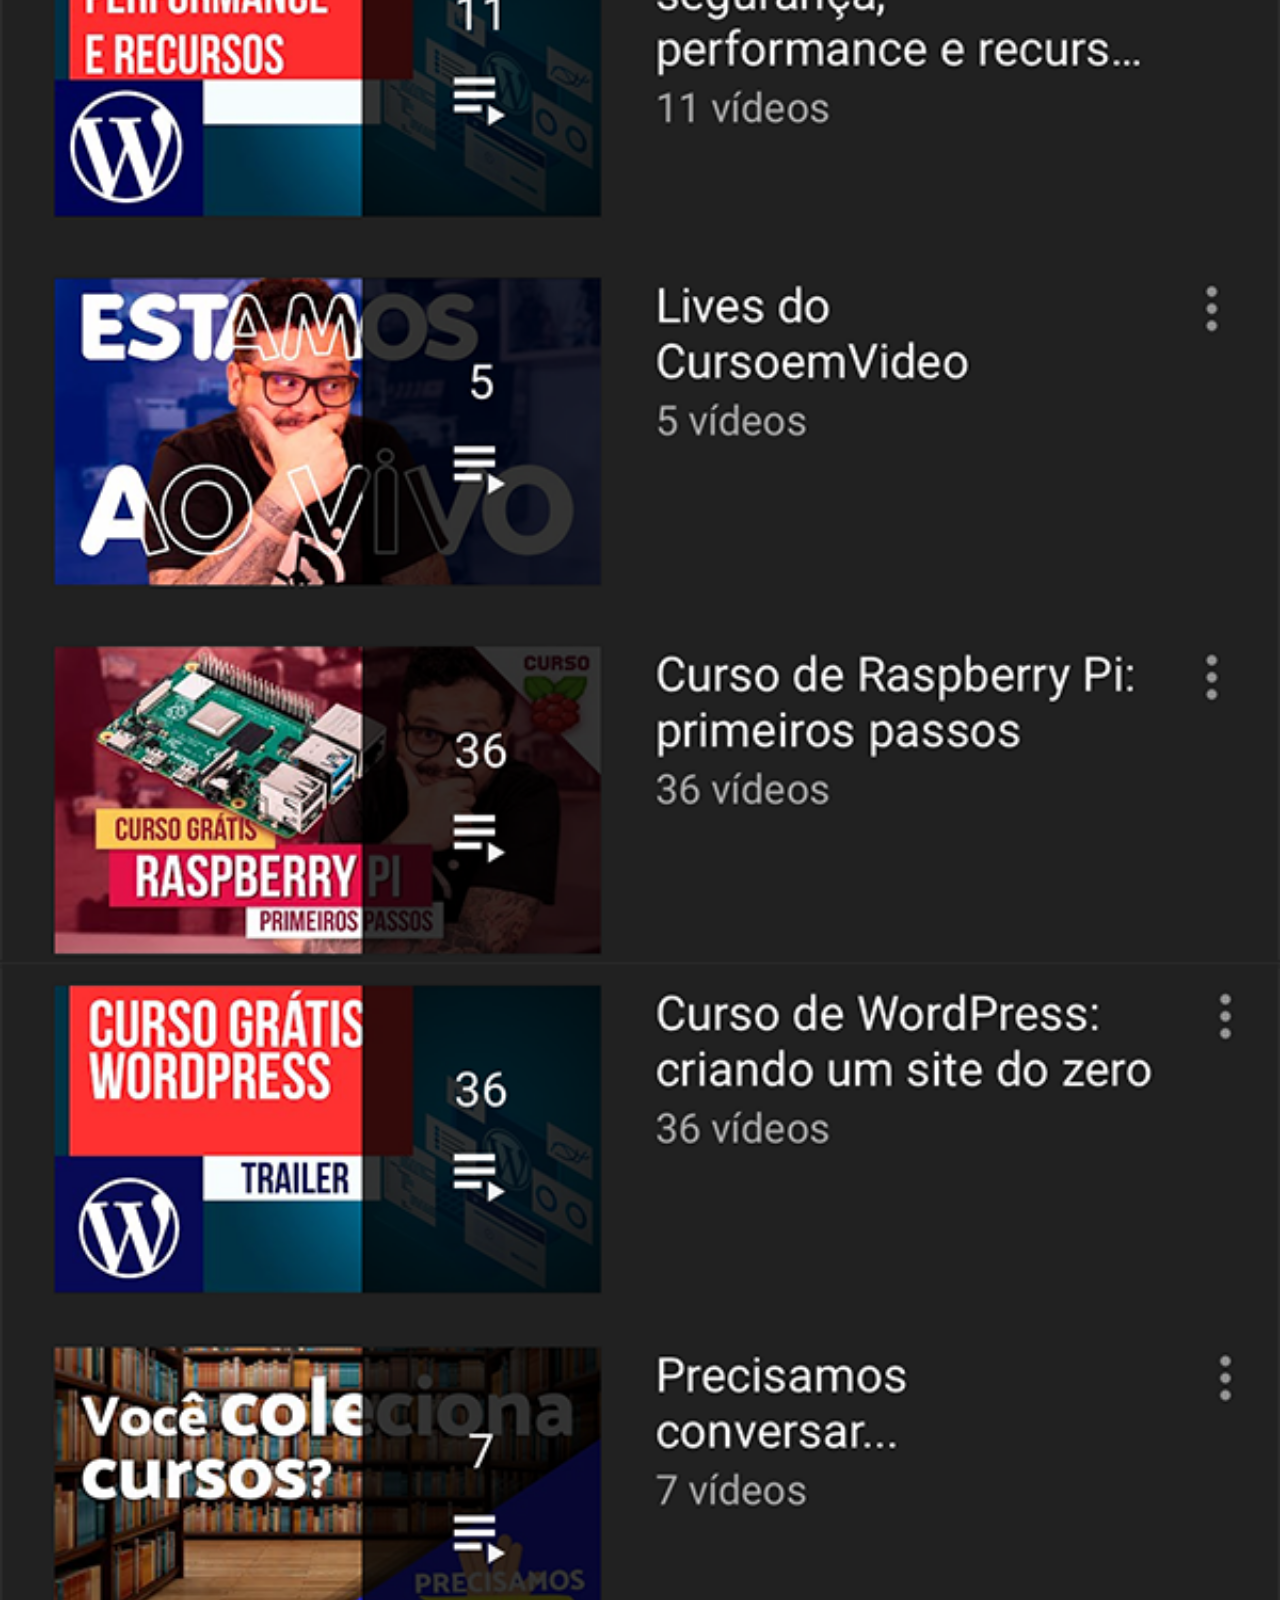
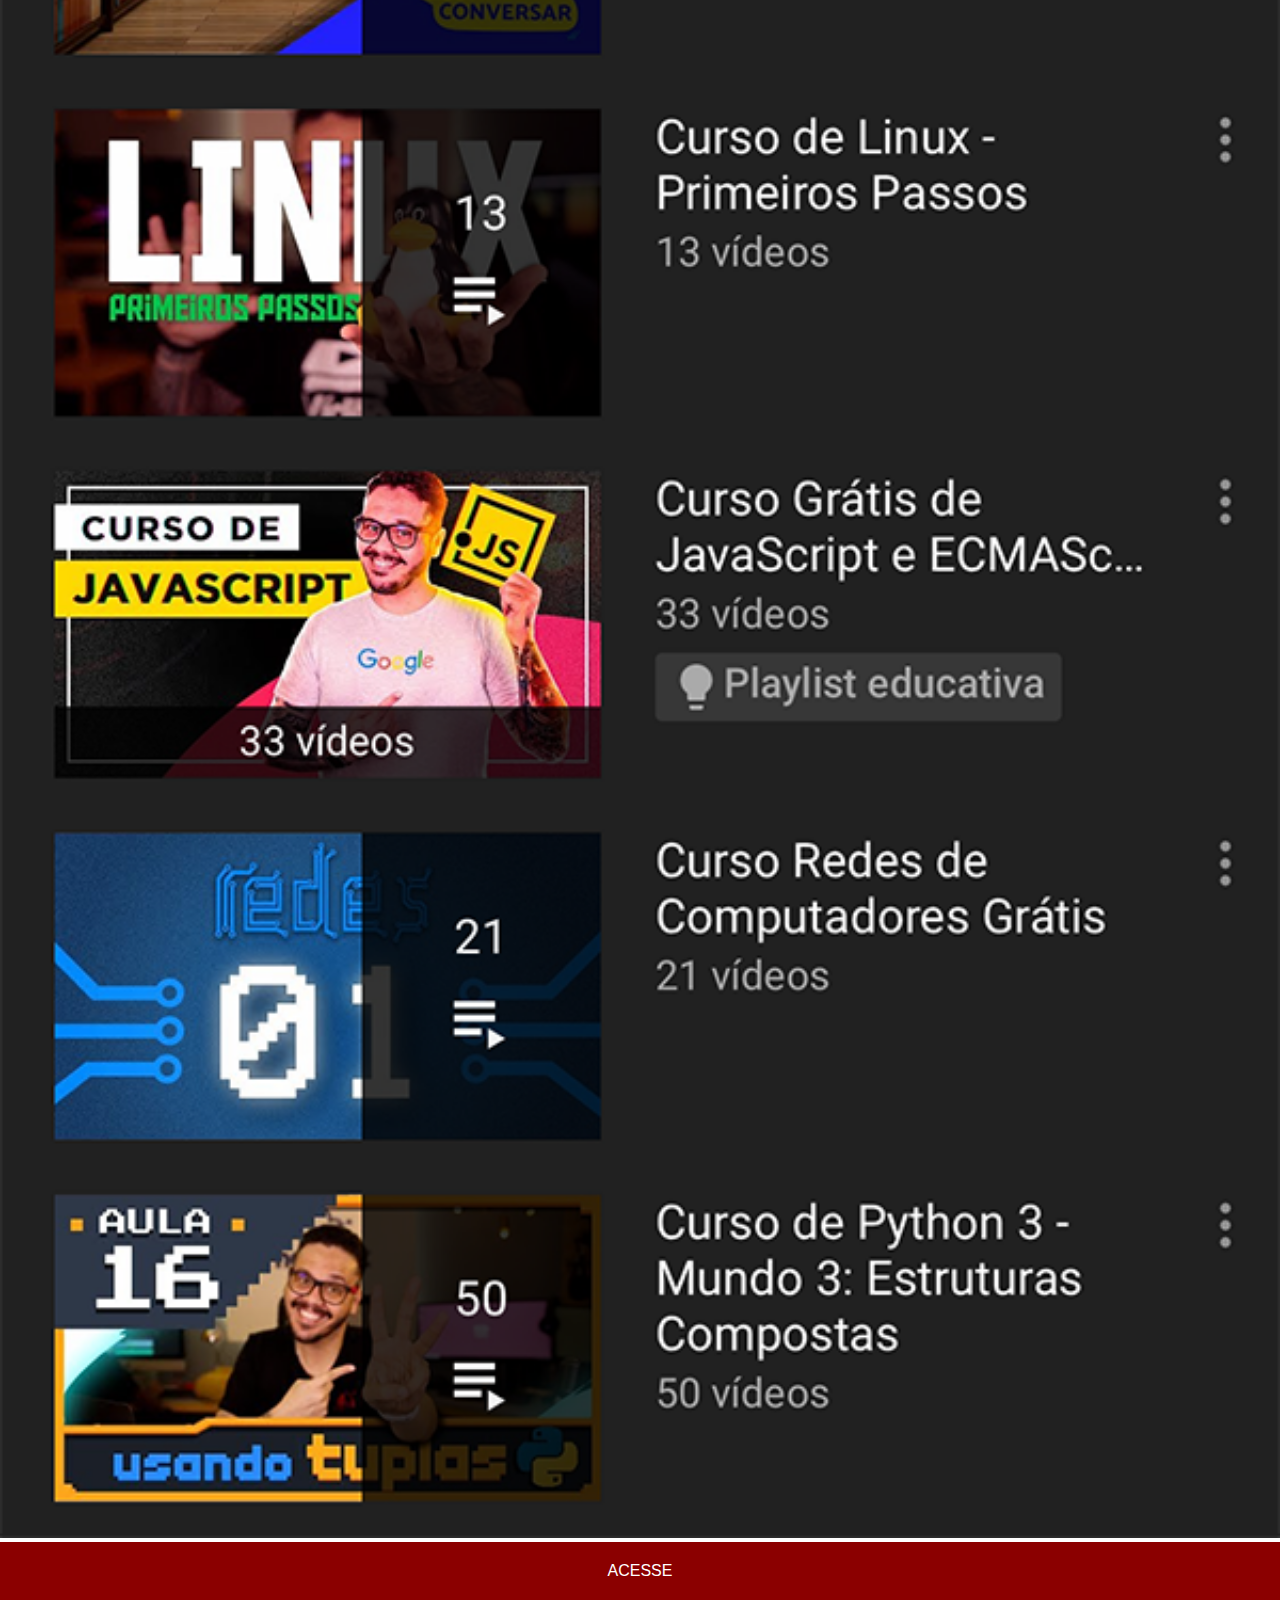
<file: youtube.html>
<!DOCTYPE html>
<html lang="pt-br">
<head>
    <meta charset="UTF-8">
    <meta name="viewport" content="width=device-width, initial-scale=1.0">
    <title>YouTube</title>
    <link rel="stylesheet" href="estilos/social.css">
</head>
<body>
    <img src="imagens/tela-youtube.png" alt="YouTube">
    <a href="https://www.youtube.com/@PadawanXXVI" target="_blank">ACESSE</a>
</body>
</html>
</file>
<file: estilos/style.css>
@charset "UTF-8";

* {
    margin: 0px;
    padding: 0px;
    font-family: Arial, Helvetica, sans-serif;
}

html, body {
    height: 100vh;
    width: 100vw;
    background-color: black;
}

body {
    background: url('../imagens/fundo-madeira.jpg') no-repeat top center;
    background-size: cover;
    background-attachment: fixed;
}

main {
    position: relative;
    height: 100vh;
}

section#telefone {
    position: absolute;
    top: 50%;
    left: 50%;
   transform: translate(-50%, -50%);

    height: 627px;
    width: 311px;
   
    background: url('../imagens/frame-iphone.png') no-repeat;
}

iframe#tela {
    position: relative;
    top: 81px;
    left: 23px;
    width: 265px;
    height: 471px;    
}

section#redes-sociais {
    text-align: right;
}

section#redes-sociais img {
    width: 50px;
    margin: 10px;
    border-radius: 50%;
    box-shadow: 2px 2px 5px rgba(0, 0, 0, 0.400);
    box-sizing: border-box;
}

section#redes-sociais img:hover{
    border: 2px solid rgba(255, 255, 255, 0.637);
    transform: translate(-3px, -3px);
    box-shadow: 5px 5px 10px rgba(0, 0, 0, 0.623);
    transition: transform .3s, border .7s;
}
</file>
<file: estilos/social.css>
@charset "UTF-8";

::-webkit-scrollbar {/*esconde a barra de rolagem*/
    width: 0px;
    height: 0px;
}
*{
    margin: 0px;
    padding: 0px;
    font-family: Arial, Helvetica, sans-serif;
}
img {
    width: 100vw;

}
a {
    display: block;
    background-color: darkred;
    color: white;
    padding: 20px;
    text-align: center;
    font-weight: border;
    text-decoration: none;
}
</file>
